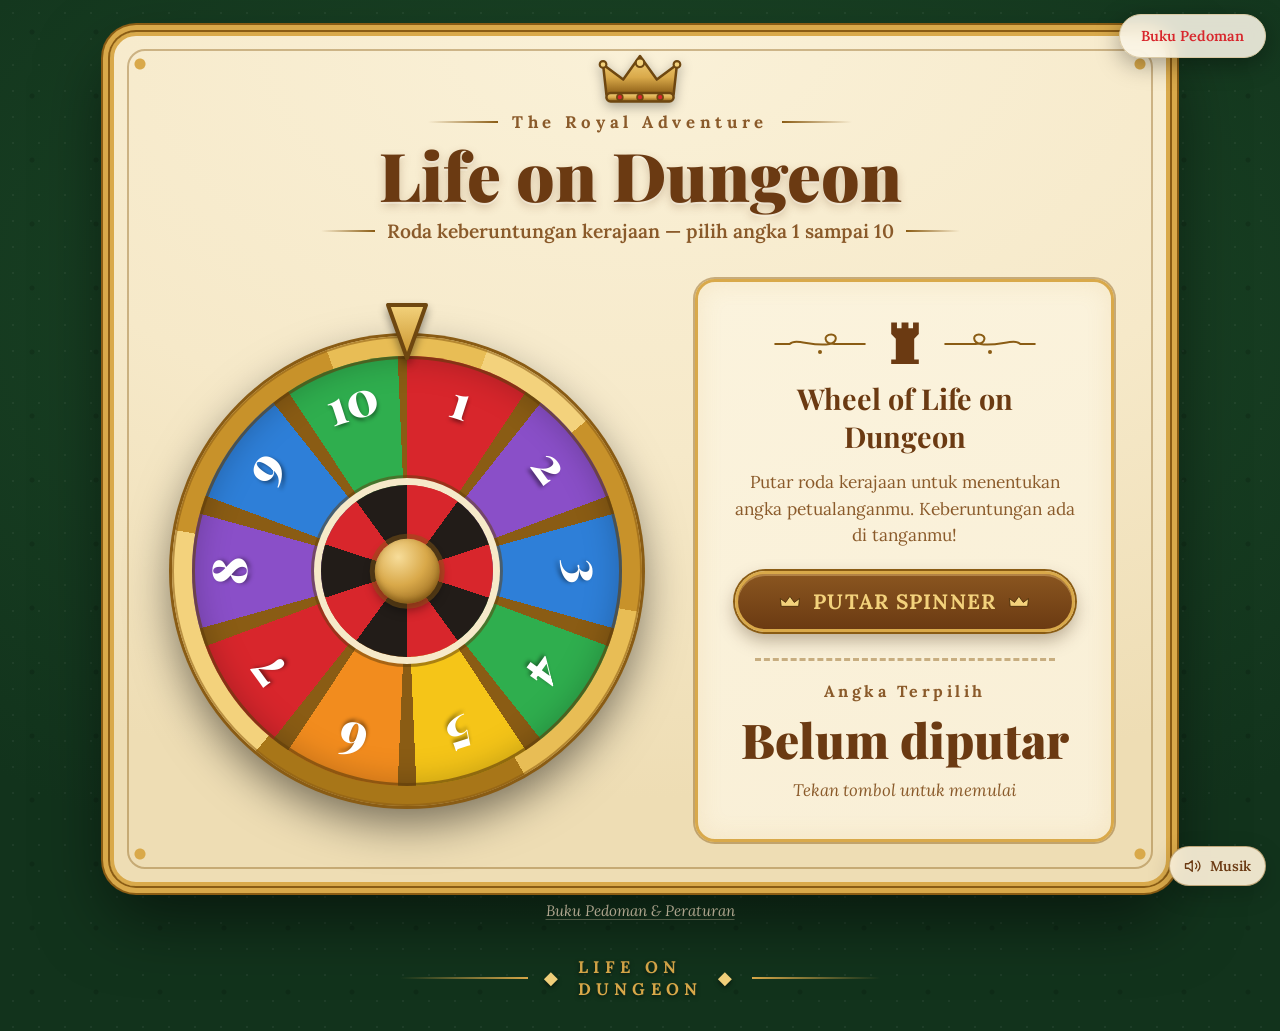
<file: index.html>
﻿<!DOCTYPE html>
<html lang="id">
<head>
<meta charset="UTF-8">
<meta name="viewport" content="width=device-width, initial-scale=1.0">
<title>Life on Dungeon &mdash; Roda Keberuntungan Kerajaan</title>
<link rel="preconnect" href="https://fonts.googleapis.com">
<link rel="preconnect" href="https://fonts.gstatic.com" crossorigin>
<link href="https://fonts.googleapis.com/css2?family=Playfair+Display:wght@700;900&family=Lora:wght@500;600;700&display=swap" rel="stylesheet">
<link rel="stylesheet" href="style.css">

</head>
<body>

  <nav class="floatnav solo" aria-label="Navigasi halaman">
    <a href="pedoman.html" class="nav-pedoman">Buku Pedoman</a>
  </nav>

  <main class="panel">
    <svg class="crown" viewBox="0 0 100 64" aria-hidden="true">
      <defs>
        <linearGradient id="goldG" x1="0" y1="0" x2="0" y2="1">
          <stop offset="0" stop-color="#f3d27c"/>
          <stop offset=".55" stop-color="#d9a94a"/>
          <stop offset="1" stop-color="#8a5c14"/>
        </linearGradient>
      </defs>
      <path d="M10 52 L6 16 L30 34 L50 6 L70 34 L94 16 L90 52 Z" fill="url(#goldG)" stroke="#6e4710" stroke-width="3" stroke-linejoin="round"/>
      <rect x="10" y="50" width="80" height="10" rx="5" fill="url(#goldG)" stroke="#6e4710" stroke-width="3"/>
      <circle cx="50" cy="14" r="5" fill="#f3d27c" stroke="#6e4710" stroke-width="2.5"/>
      <circle cx="6" cy="16" r="4" fill="#f3d27c" stroke="#6e4710" stroke-width="2.5"/>
      <circle cx="94" cy="16" r="4" fill="#f3d27c" stroke="#6e4710" stroke-width="2.5"/>
      <circle cx="26" cy="55" r="3.5" fill="#d8262c" stroke="#6e4710" stroke-width="2"/>
      <circle cx="50" cy="55" r="3.5" fill="#d8262c" stroke="#6e4710" stroke-width="2"/>
      <circle cx="74" cy="55" r="3.5" fill="#d8262c" stroke="#6e4710" stroke-width="2"/>
    </svg>

    <p class="rule-label">The Royal Adventure</p>
    <h1>Life on Dungeon</h1>
    <p class="subtitle">Roda keberuntungan kerajaan &mdash; pilih angka 1 sampai 10</p>

    <div class="content">
      <div class="wheel-wrap">
        <svg class="pointer" viewBox="0 0 52 62" aria-hidden="true">
          <defs>
            <linearGradient id="ptrG" x1="0" y1="0" x2="0" y2="1">
              <stop offset="0" stop-color="#f3d27c"/>
              <stop offset="1" stop-color="#c8922a"/>
            </linearGradient>
          </defs>
          <path d="M7 5 H45 L26 58 Z" fill="url(#ptrG)" stroke="#6e4710" stroke-width="4" stroke-linejoin="round"/>
        </svg>
        <div class="rim">
          <div class="wheel" id="wheel" role="img" aria-label="Roda berisi angka 1 sampai 10">
            <div class="inner-disc" id="innerDisc" aria-hidden="true"></div>
            <div class="hub" aria-hidden="true"></div>
          </div>
        </div>
      </div>

      <aside class="side-card">
        <div class="rook-row">
          <svg class="flourish" viewBox="0 0 120 40" fill="none" stroke="currentColor" stroke-width="2.5" stroke-linecap="round" aria-hidden="true">
            <path d="M116 20 H78 C64 20 64 8 74 8 C82 8 82 18 72 20 C50 24 30 12 22 20 H4"/>
            <circle cx="60" cy="30" r="2.5" fill="currentColor" stroke="none"/>
          </svg>
          <svg class="rook" viewBox="0 0 40 44" fill="currentColor" aria-hidden="true">
            <path d="M8 4 h5 v5 h4 V4 h6 v5 h4 V4 h5 v10 l-4 4 v18 h4 v4 H8 v-4 h4 V18 l-4 -4 Z"/>
          </svg>
          <svg class="flourish" viewBox="0 0 120 40" fill="none" stroke="currentColor" stroke-width="2.5" stroke-linecap="round" aria-hidden="true" style="transform: scaleX(-1)">
            <path d="M116 20 H78 C64 20 64 8 74 8 C82 8 82 18 72 20 C50 24 30 12 22 20 H4"/>
            <circle cx="60" cy="30" r="2.5" fill="currentColor" stroke="none"/>
          </svg>
        </div>

        <h2>Wheel of Life on Dungeon</h2>
        <p class="desc">Putar roda kerajaan untuk menentukan angka petualanganmu. Keberuntungan ada di tanganmu!</p>

        <button class="spin-btn" id="spinBtn">
          <svg viewBox="0 0 100 64" aria-hidden="true"><use href="#crownS"/><path d="M10 52 L6 16 L30 34 L50 6 L70 34 L94 16 L90 52 Z" fill="currentColor" stroke="#4a2c08" stroke-width="4" stroke-linejoin="round"/></svg>
          Putar Spinner
          <svg viewBox="0 0 100 64" aria-hidden="true"><path d="M10 52 L6 16 L30 34 L50 6 L70 34 L94 16 L90 52 Z" fill="currentColor" stroke="#4a2c08" stroke-width="4" stroke-linejoin="round"/></svg>
        </button>

        <hr class="divider">

        <p class="result-label">Angka Terpilih</p>
        <p class="result" id="verdict" role="status" aria-live="polite">Belum diputar</p>
        <p class="hint" id="hint">Tekan tombol untuk memulai</p>
      </aside>
    </div>
  </main>

  <p class="guide-link"><a href="pedoman.html">Buku Pedoman &amp; Peraturan</a></p>
  <footer class="site-footer"><span class="diamond">&#9670;</span> LIFE ON DUNGEON <span class="diamond">&#9670;</span></footer>

  <audio id="bgm" src="audio/backsound.mp3" loop preload="auto"></audio>
  <button type="button" class="bgm-toggle" id="bgmToggle" aria-pressed="true" aria-label="Matikan musik latar">Musik</button>

  <script src="script.js"></script>
  <script src="bgm.js"></script>
</body>
</html>
</file>
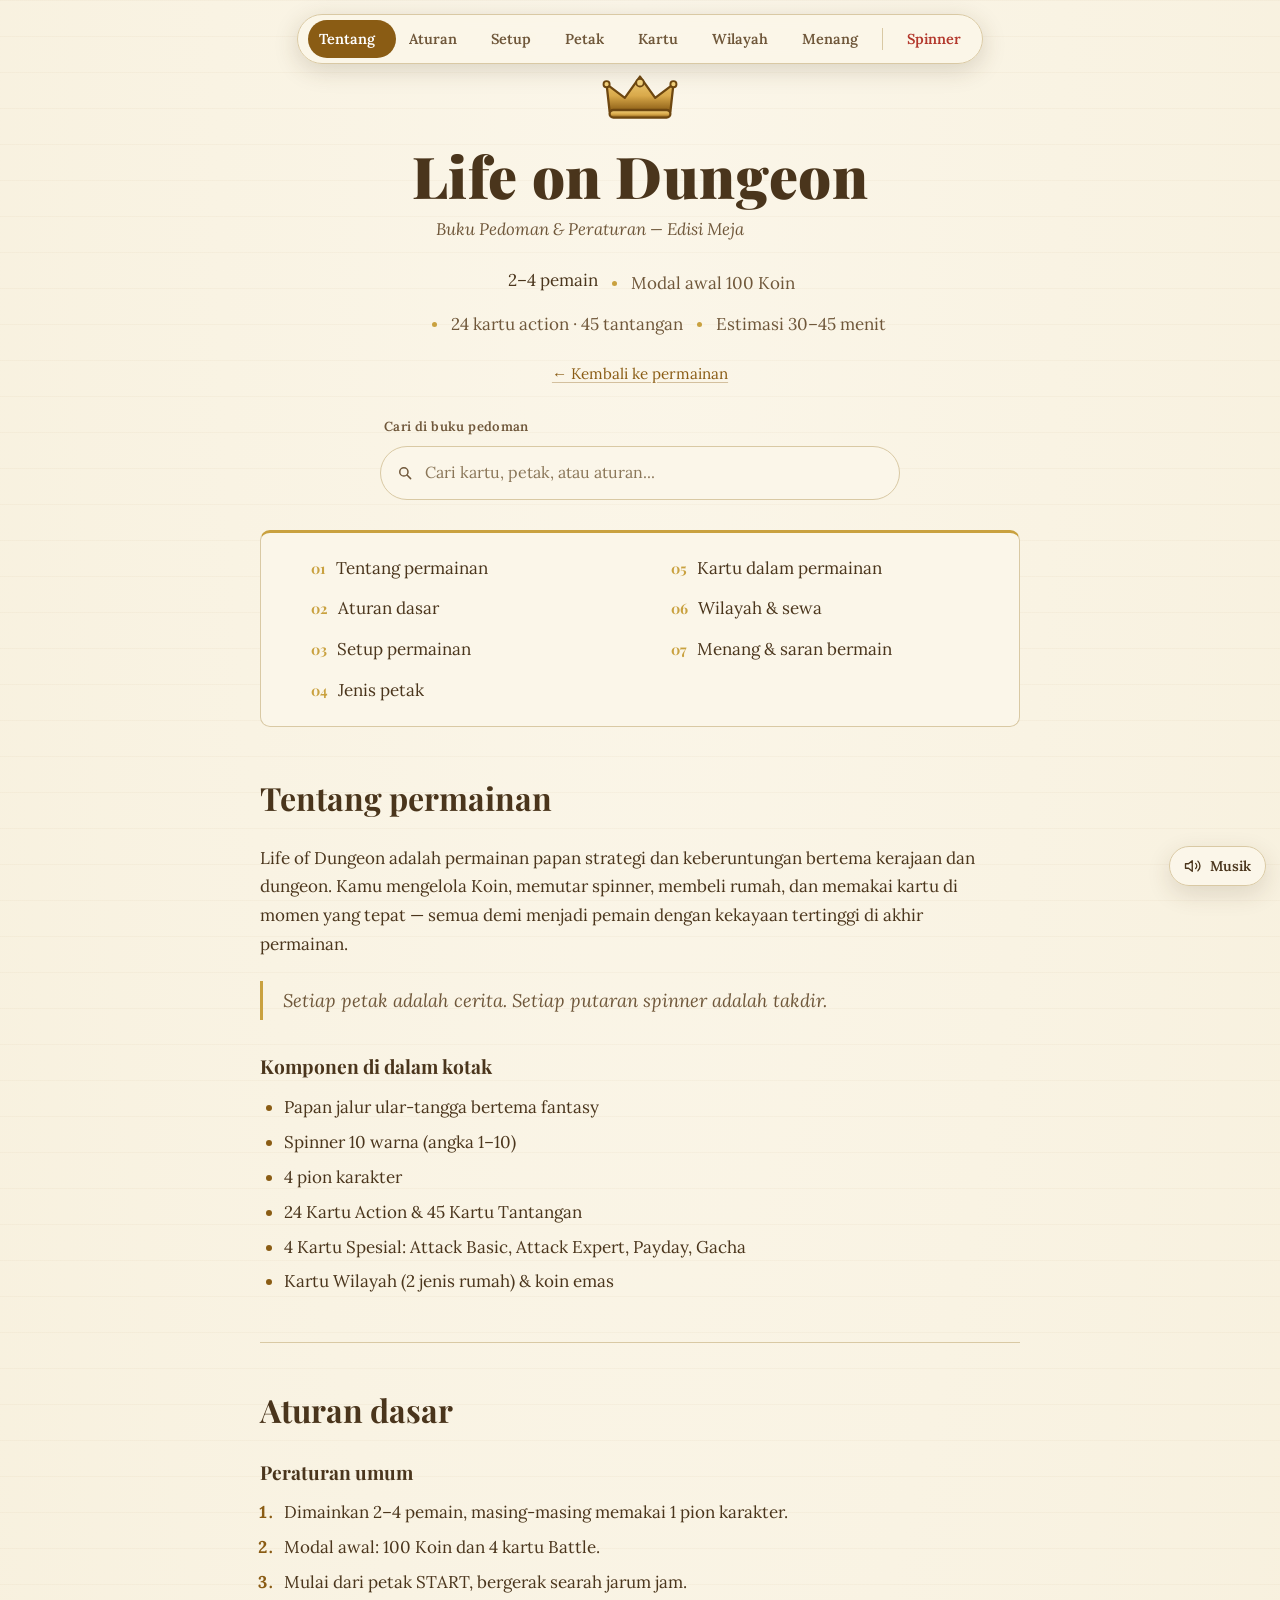
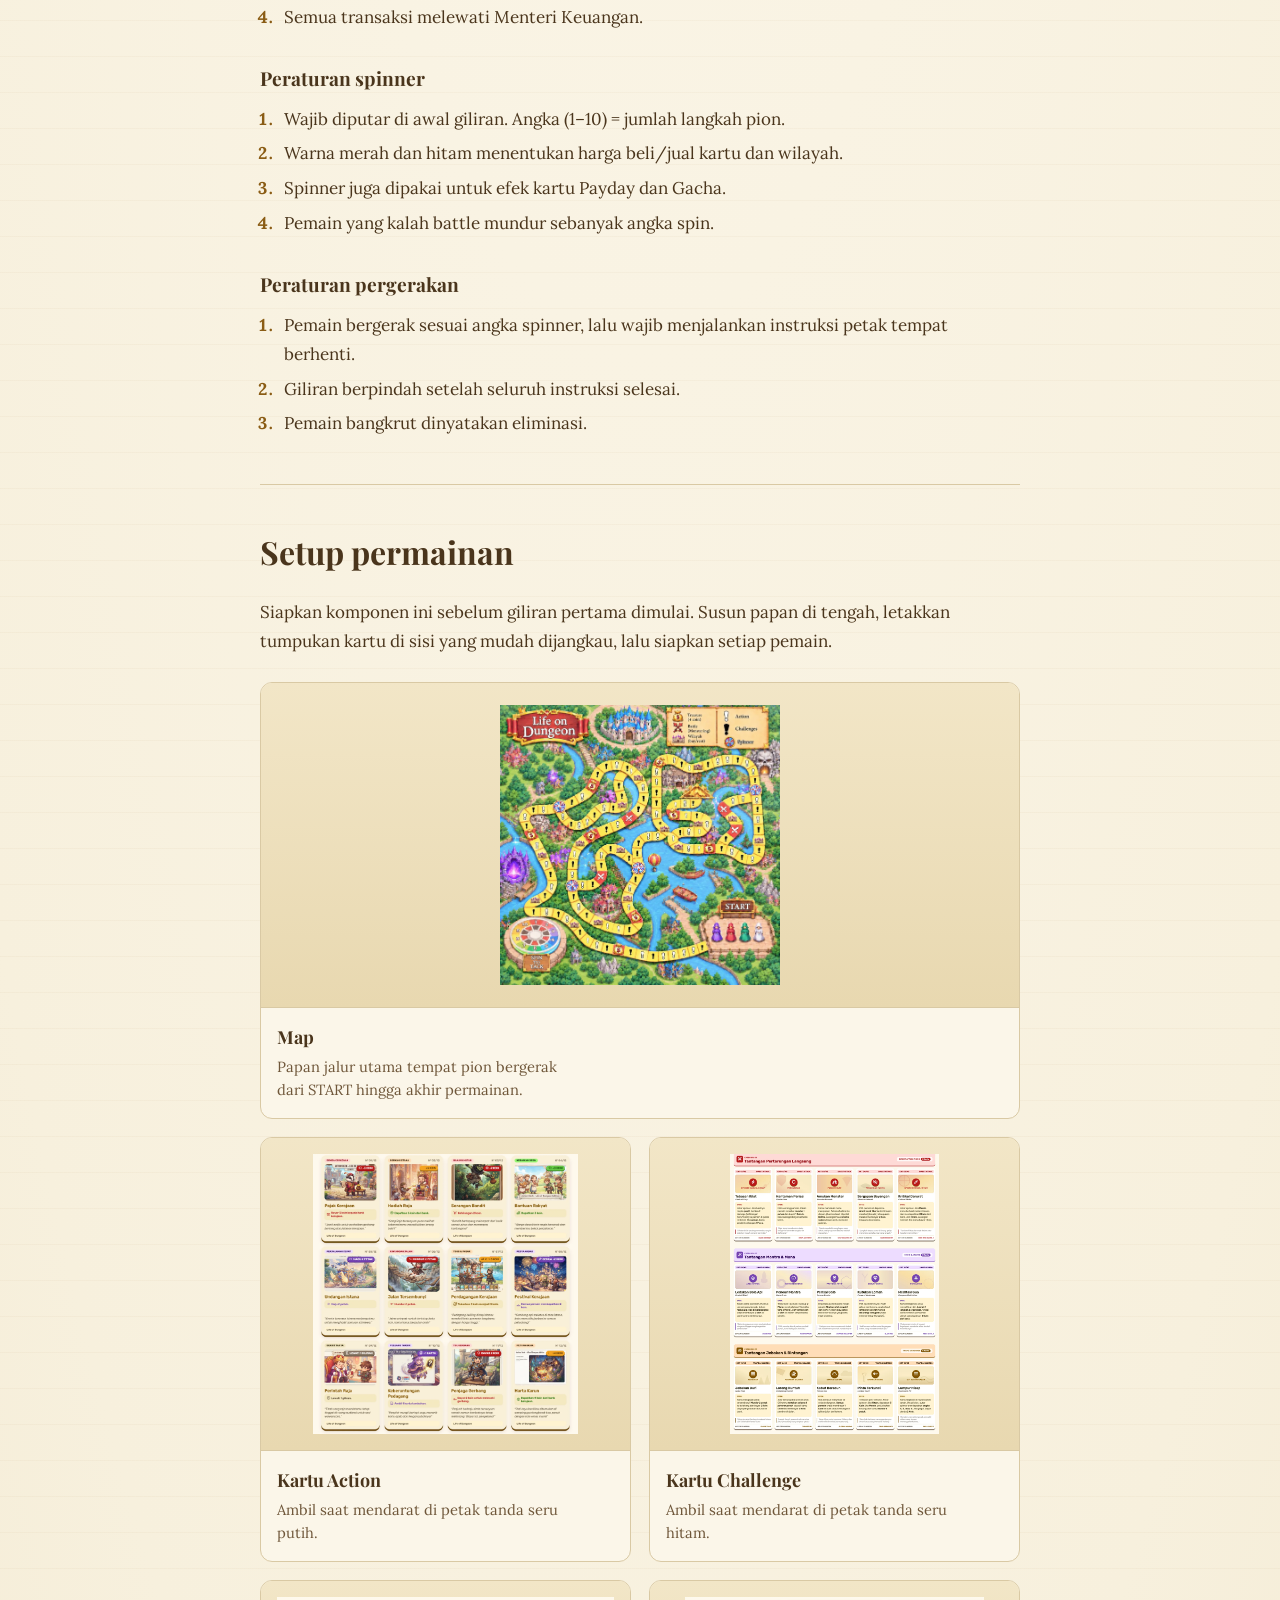
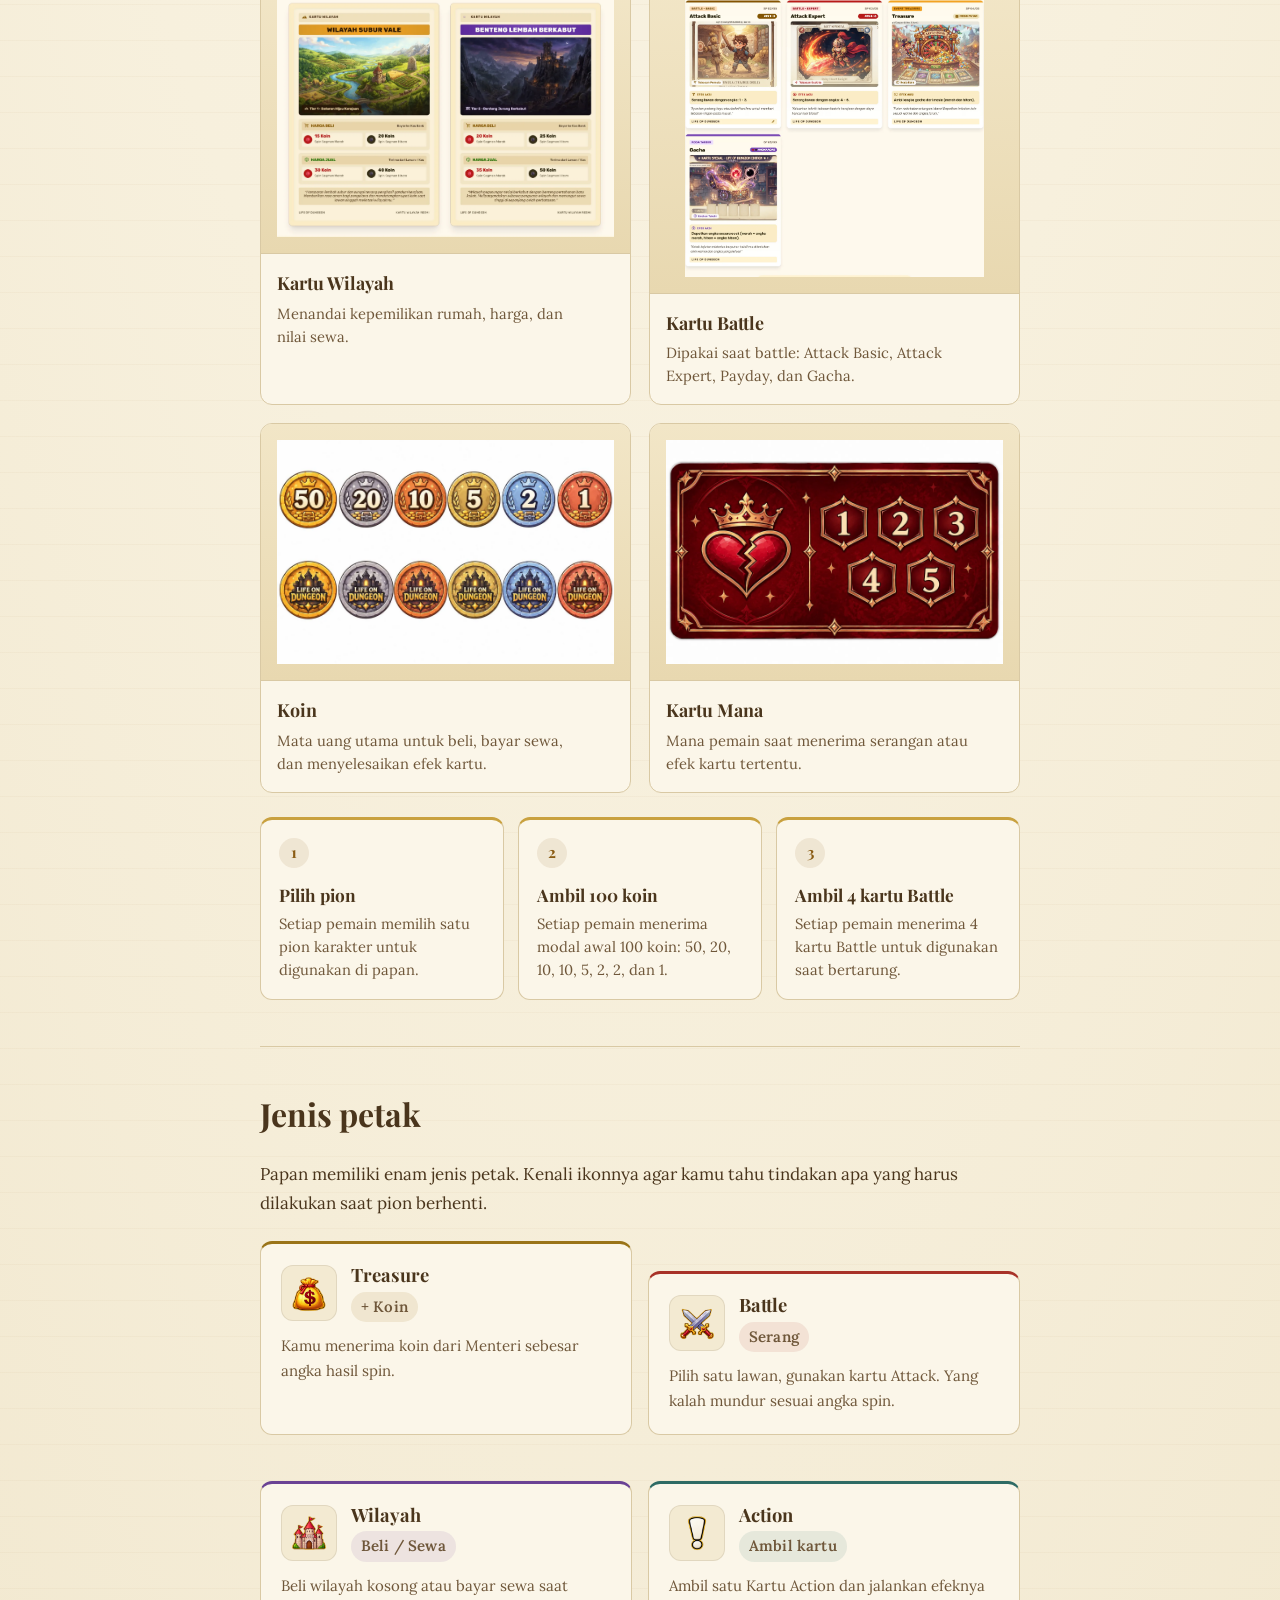
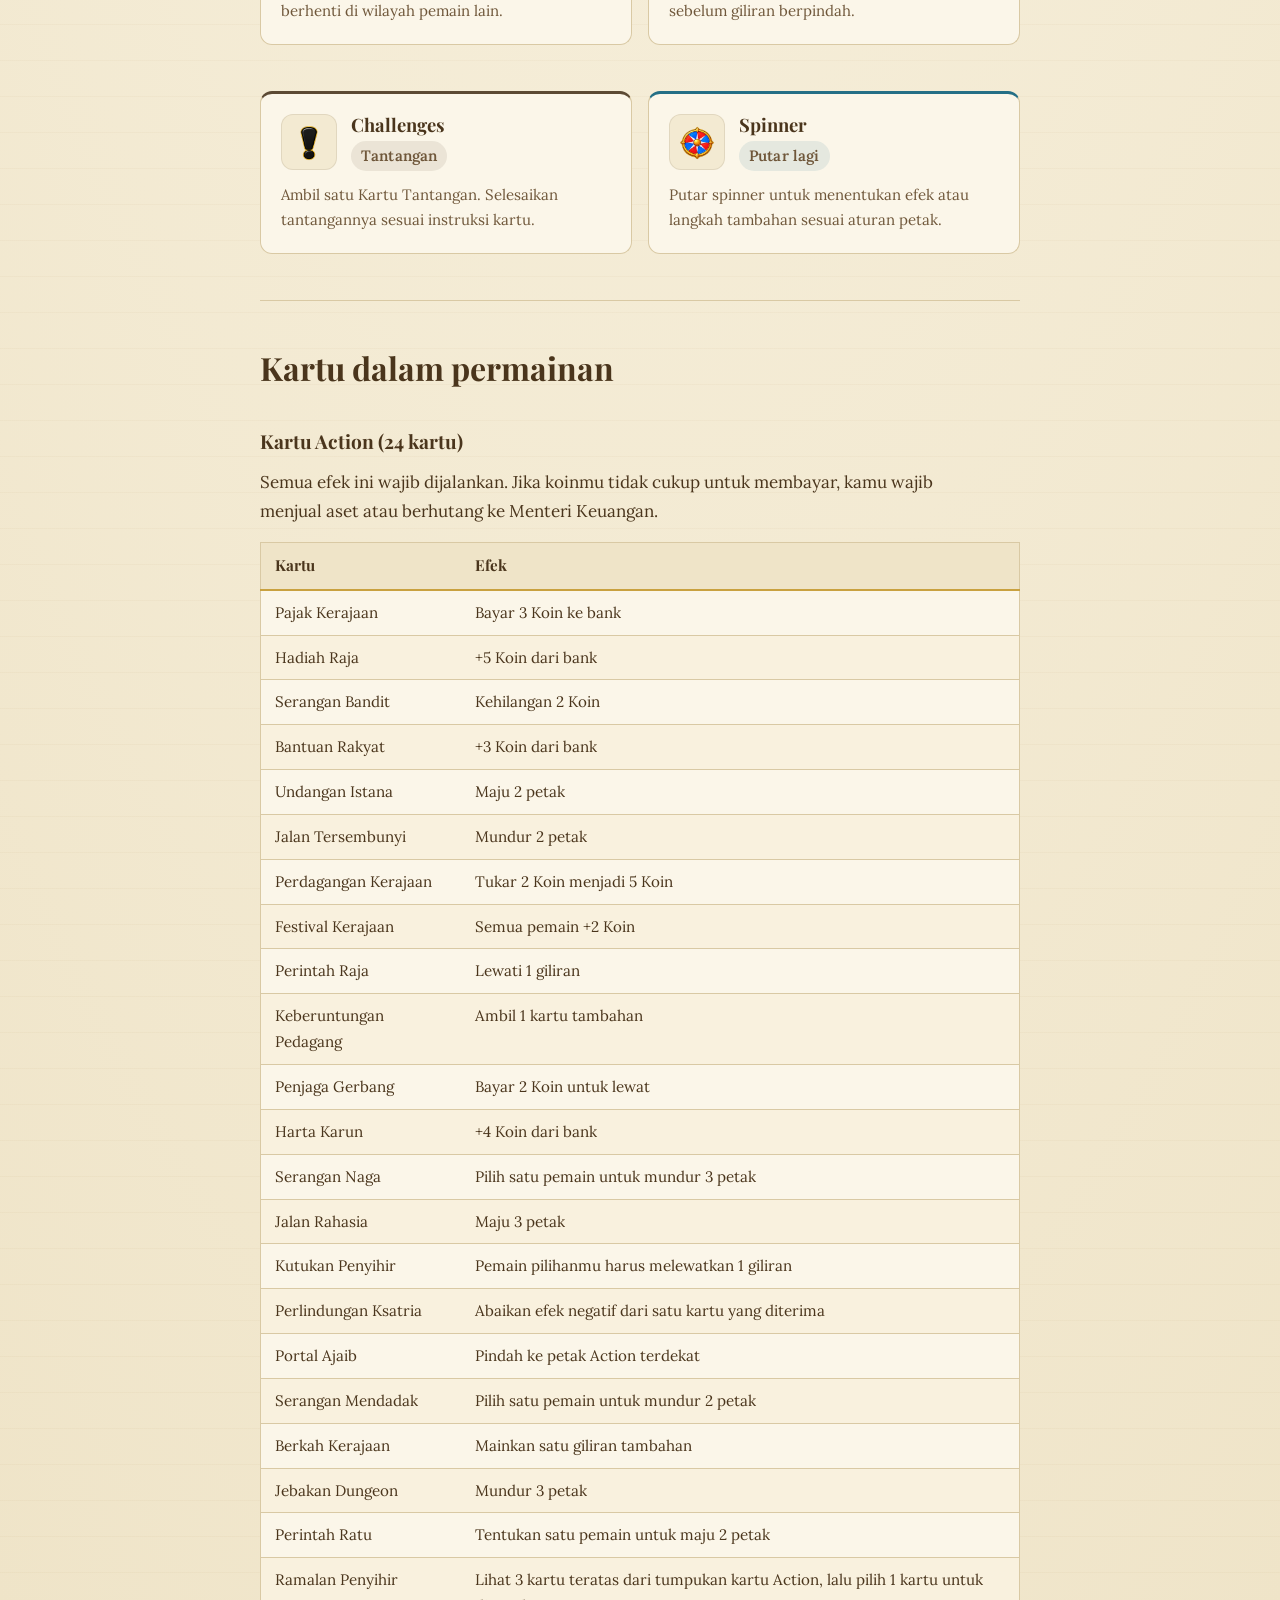
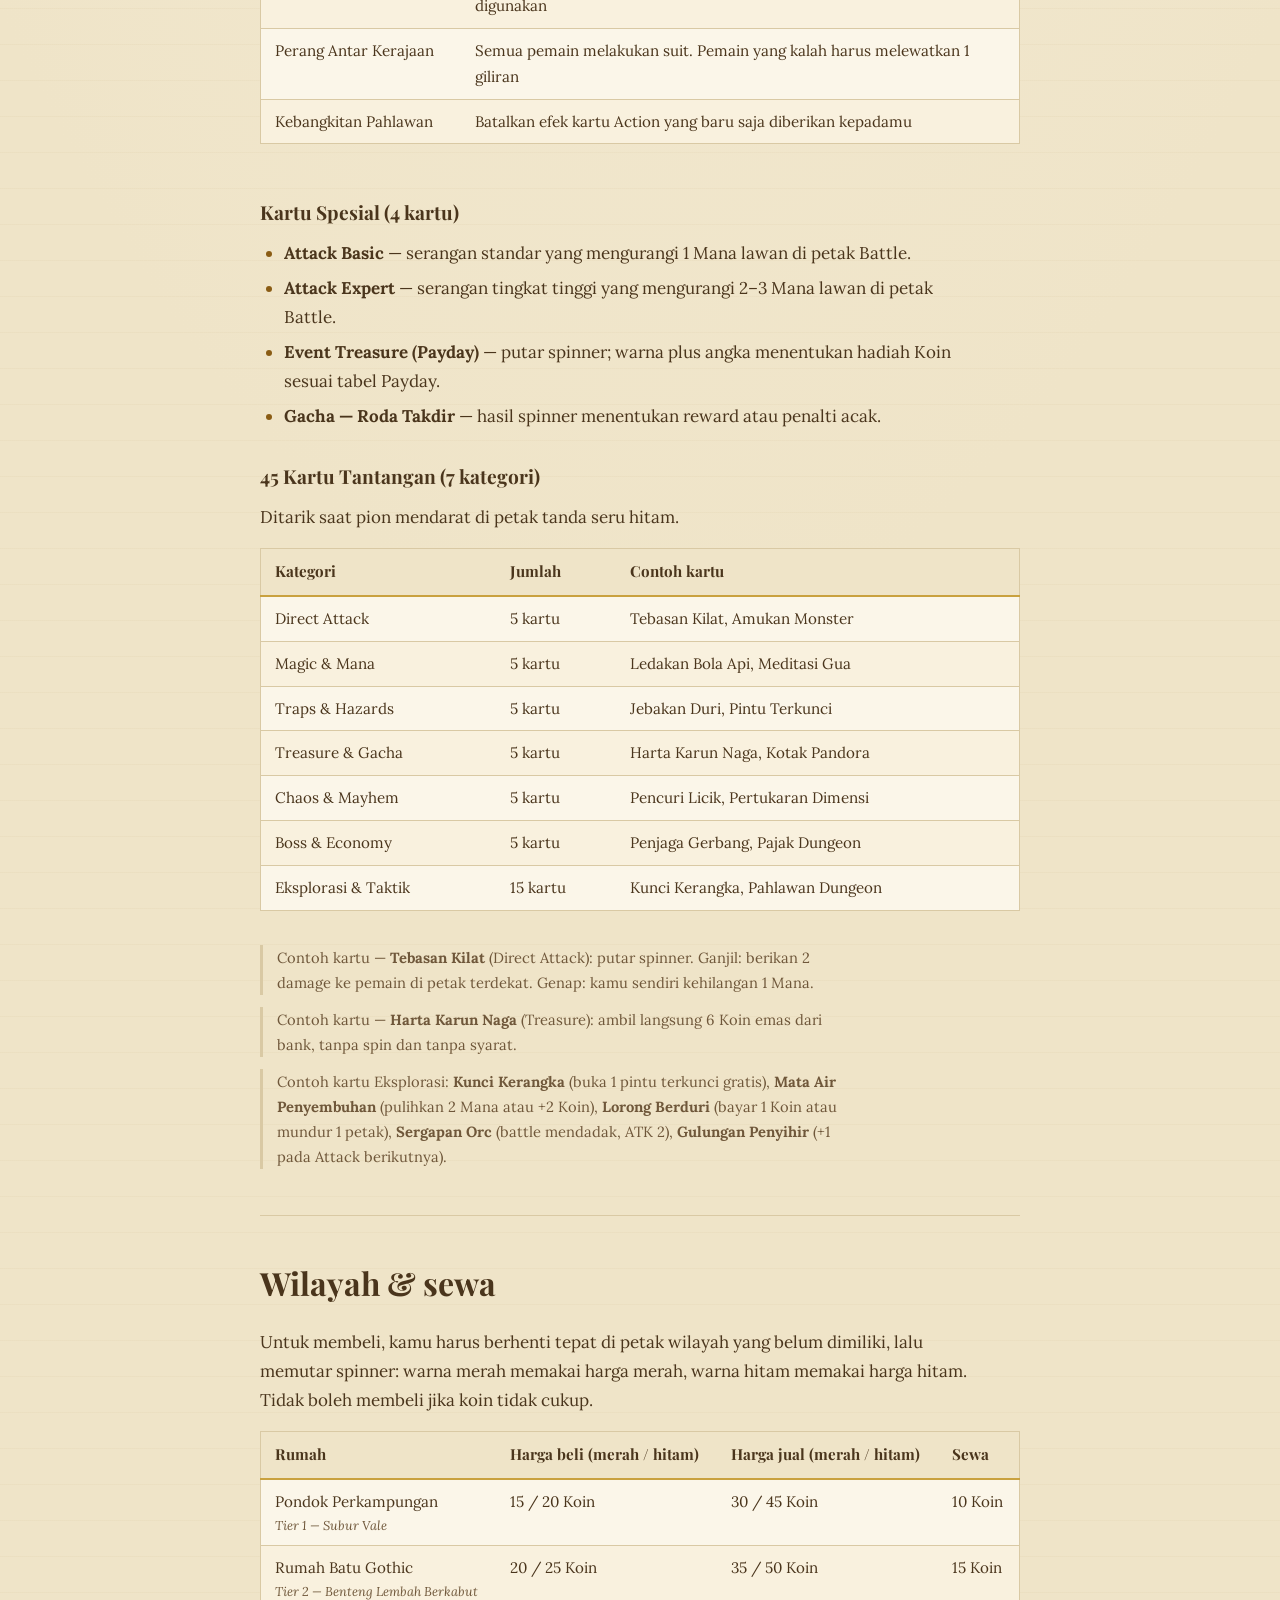
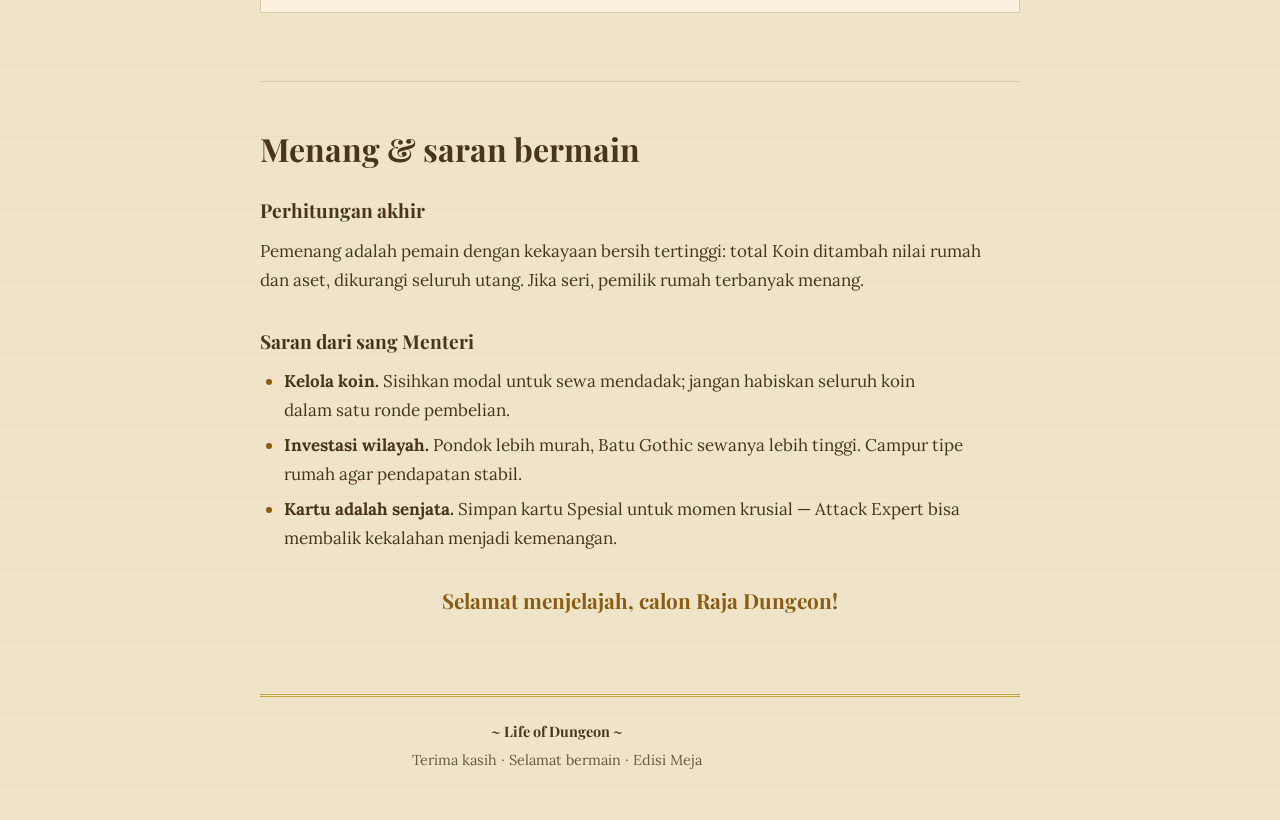
<file: pedoman.html>
﻿<!DOCTYPE html>
<html lang="id">
<head>
<meta charset="UTF-8">
<meta name="viewport" content="width=device-width, initial-scale=1.0">
<title>Buku Pedoman &mdash; Life on Dungeon</title>
<link rel="preconnect" href="https://fonts.googleapis.com">
<link rel="preconnect" href="https://fonts.gstatic.com" crossorigin>
<link href="https://fonts.googleapis.com/css2?family=Playfair+Display:wght@700;900&family=Lora:wght@400;500;600;700&display=swap" rel="stylesheet">
<link rel="stylesheet" href="pedoman.css">
</head>
<body>

<nav class="floatnav" aria-label="Navigasi bab">
  <div class="floatnav-fill" id="navFill" aria-hidden="true"></div>
  <div class="floatnav-scroll">
    <a href="#tentang">Tentang</a>
    <a href="#aturan">Aturan</a>
    <a href="#setup">Setup</a>
    <a href="#petak">Petak</a>
    <a href="#kartu">Kartu</a>
    <a href="#wilayah">Wilayah</a>
    <a href="#akhir">Menang</a>
  </div>
  <span class="floatnav-sep" aria-hidden="true"></span>
  <a href="index.html" class="nav-spinner">Spinner</a>
</nav>

<header class="masthead">
  <svg class="crown" viewBox="0 0 100 64" aria-hidden="true">
    <defs>
      <linearGradient id="goldG" x1="0" y1="0" x2="0" y2="1">
        <stop offset="0" stop-color="#f3d27c"/>
        <stop offset=".55" stop-color="#d9a94a"/>
        <stop offset="1" stop-color="#8a5c14"/>
      </linearGradient>
    </defs>
    <path d="M10 52 L6 16 L30 34 L50 6 L70 34 L94 16 L90 52 Z" fill="url(#goldG)" stroke="#6e4710" stroke-width="3" stroke-linejoin="round"/>
    <rect x="10" y="50" width="80" height="10" rx="5" fill="url(#goldG)" stroke="#6e4710" stroke-width="3"/>
    <circle cx="50" cy="14" r="5" fill="#f3d27c" stroke="#6e4710" stroke-width="2.5"/>
    <circle cx="6" cy="16" r="4" fill="#f3d27c" stroke="#6e4710" stroke-width="2.5"/>
    <circle cx="94" cy="16" r="4" fill="#f3d27c" stroke="#6e4710" stroke-width="2.5"/>
  </svg>
  <h1>Life on Dungeon</h1>
  <p class="edition">Buku Pedoman &amp; Peraturan &mdash; Edisi Meja</p>
  <ul class="factline">
    <li>2&ndash;4 pemain</li>
    <li>Modal awal 100 Koin</li>
    <li>24 kartu action &middot; 45 tantangan</li>
    <li>Estimasi 30&ndash;45 menit</li>
  </ul>
    <a class="back-link" href="index.html">&larr; Kembali ke permainan</a>

    <div class="search-wrap" role="search">
      <label class="search-label" for="ruleSearch">Cari di buku pedoman</label>
      <div class="search-field">
        <svg class="search-icon" viewBox="0 0 24 24" aria-hidden="true" fill="none" stroke="currentColor" stroke-width="2" stroke-linecap="round" stroke-linejoin="round">
          <circle cx="10.5" cy="10.5" r="5.5"/>
          <path d="M15 15l4.5 4.5"/>
        </svg>
        <input id="ruleSearch" class="search-input" type="search" placeholder="Cari kartu, petak, atau aturan..." autocomplete="off" spellcheck="false">
        <button type="button" class="search-clear" id="searchClear" aria-label="Hapus pencarian" hidden>
          <svg viewBox="0 0 24 24" aria-hidden="true" fill="none" stroke="currentColor" stroke-width="2" stroke-linecap="round">
            <path d="M6 6l12 12M18 6l-12 12"/>
          </svg>
        </button>
      </div>
      <p class="search-status" id="searchStatus" role="status" aria-live="polite"></p>
    </div>
  </header>

<nav class="toc" aria-label="Daftar isi">
  <ol>
    <li><a href="#tentang">Tentang permainan</a></li>
    <li><a href="#aturan">Aturan dasar</a></li>
    <li><a href="#setup">Setup permainan</a></li>
    <li><a href="#petak">Jenis petak</a></li>
    <li><a href="#kartu">Kartu dalam permainan</a></li>
    <li><a href="#wilayah">Wilayah &amp; sewa</a></li>
    <li><a href="#akhir">Menang &amp; saran bermain</a></li>
  </ol>
</nav>

<main class="book">

  <section id="tentang">
    <h2>Tentang permainan</h2>
    <p>Life of Dungeon adalah permainan papan strategi dan keberuntungan bertema kerajaan dan dungeon. Kamu mengelola Koin, memutar spinner, membeli rumah, dan memakai kartu di momen yang tepat &mdash; semua demi menjadi pemain dengan kekayaan tertinggi di akhir permainan.</p>
    <blockquote>Setiap petak adalah cerita. Setiap putaran spinner adalah takdir.</blockquote>
    <h3>Komponen di dalam kotak</h3>
    <ul class="komponen">
      <li>Papan jalur ular-tangga bertema fantasy</li>
      <li>Spinner 10 warna (angka 1&ndash;10)</li>
      <li>4 pion karakter</li>
      <li>24 Kartu Action &amp; 45 Kartu Tantangan</li>
      <li>4 Kartu Spesial: Attack Basic, Attack Expert, Payday, Gacha</li>
      <li>Kartu Wilayah (2 jenis rumah) &amp; koin emas</li>
    </ul>
  </section>

  <section id="aturan">
    <h2>Aturan dasar</h2>

    <article>
      <h3>Peraturan umum</h3>
      <ol>
        <li>Dimainkan 2&ndash;4 pemain, masing-masing memakai 1 pion karakter.</li>
        <li>Modal awal: 100 Koin dan 4 kartu Battle.</li>
        <li>Mulai dari petak START, bergerak searah jarum jam.</li>
        <li>Semua transaksi melewati Menteri Keuangan.</li>
      </ol>
    </article>

    <article>
      <h3>Peraturan spinner</h3>
      <ol>
        <li>Wajib diputar di awal giliran. Angka (1&ndash;10) = jumlah langkah pion.</li>
        <li>Warna merah dan hitam menentukan harga beli/jual kartu dan wilayah.</li>
        <li>Spinner juga dipakai untuk efek kartu Payday dan Gacha.</li>
        <li>Pemain yang kalah battle mundur sebanyak angka spin.</li>
      </ol>
    </article>

    <article>
      <h3>Peraturan pergerakan</h3>
      <ol>
        <li>Pemain bergerak sesuai angka spinner, lalu wajib menjalankan instruksi petak tempat berhenti.</li>
        <li>Giliran berpindah setelah seluruh instruksi selesai.</li>
        <li>Pemain bangkrut dinyatakan eliminasi.</li>
      </ol>
    </article>
  </section>

  <section id="setup">
    <h2>Setup permainan</h2>
    <p>Siapkan komponen ini sebelum giliran pertama dimulai. Susun papan di tengah, letakkan tumpukan kartu di sisi yang mudah dijangkau, lalu siapkan setiap pemain.</p>

    <div class="setup-grid">
      <figure class="setup-item setup-map">
        <div class="setup-media">
          <img src="images/papan permainan.webp" alt="Papan permainan Life of Dungeon" loading="lazy">
        </div>
        <figcaption>
          <span class="setup-name">Map</span>
          <span class="setup-desc">Papan jalur utama tempat pion bergerak dari START hingga akhir permainan.</span>
        </figcaption>
      </figure>

      <figure class="setup-item">
        <div class="setup-media"><img src="images/kartu action1.webp" alt="Contoh kartu Action" loading="lazy"></div>
        <figcaption>
          <span class="setup-name">Kartu Action</span>
          <span class="setup-desc">Ambil saat mendarat di petak tanda seru putih.</span>
        </figcaption>
      </figure>

      <figure class="setup-item">
        <div class="setup-media">
          <img src="images/kartu tantangan1.webp" alt="Contoh kartu Tantangan" loading="lazy">
        </div>
        <figcaption>
          <span class="setup-name">Kartu Challenge</span>
          <span class="setup-desc">Ambil saat mendarat di petak tanda seru hitam.</span>
        </figcaption>
      </figure>

      <figure class="setup-item">
        <div class="setup-media"><img src="images/kartu wilayah.webp" alt="Kartu Wilayah" loading="lazy"></div>
        <figcaption>
          <span class="setup-name">Kartu Wilayah</span>
          <span class="setup-desc">Menandai kepemilikan rumah, harga, dan nilai sewa.</span>
        </figcaption>
      </figure>

      <figure class="setup-item">
        <div class="setup-media"><img src="images/kartu_spesial.webp" alt="Kartu Battle dan kartu spesial" loading="lazy"></div>
        <figcaption>
          <span class="setup-name">Kartu Battle</span>
          <span class="setup-desc">Dipakai saat battle: Attack Basic, Attack Expert, Payday, dan Gacha.</span>
        </figcaption>
      </figure>

      <figure class="setup-item">
        <div class="setup-media"><img src="images/desain koin.webp" alt="Koin permainan" loading="lazy"></div>
        <figcaption>
          <span class="setup-name">Koin</span>
          <span class="setup-desc">Mata uang utama untuk beli, bayar sewa, dan menyelesaikan efek kartu.</span>
        </figcaption>
      </figure>

      <figure class="setup-item">
        <div class="setup-media"><img src="images/kartu mana depan.webp" alt="Kartu Mana" loading="lazy"></div>
        <figcaption>
          <span class="setup-name">Kartu Mana</span>
          <span class="setup-desc">Mana pemain saat menerima serangan atau efek kartu tertentu.</span>
        </figcaption>
      </figure>
    </div>

    <ol class="setup-steps">
      <li>
        <span class="setup-step-title">Pilih pion</span>
        <span class="setup-step-desc">Setiap pemain memilih satu pion karakter untuk digunakan di papan.</span>
      </li>
      <li>
        <span class="setup-step-title">Ambil 100 koin</span>
        <span class="setup-step-desc">Setiap pemain menerima modal awal 100 koin: 50, 20, 10, 10, 5, 2, 2, dan 1.</span>
      </li>
      <li>
        <span class="setup-step-title">Ambil 4 kartu Battle</span>
        <span class="setup-step-desc">Setiap pemain menerima 4 kartu Battle untuk digunakan saat bertarung.</span>
      </li>
    </ol>
  </section>

  <section id="petak">
    <h2>Jenis petak</h2>
    <p>Papan memiliki enam jenis petak. Kenali ikonnya agar kamu tahu tindakan apa yang harus dilakukan saat pion berhenti.</p>

    <div class="petak-grid">
      <article class="petak petak-gold">
        <div class="petak-head">
          <span class="petak-icon petak-icon-treasure" aria-hidden="true"></span>
          <div>
            <h3>Treasure</h3>
            <p class="tag">+ Koin</p>
          </div>
        </div>
        <p>Kamu menerima koin dari Menteri sebesar angka hasil spin.</p>
      </article>

      <article class="petak petak-red">
        <div class="petak-head">
          <span class="petak-icon petak-icon-battle" aria-hidden="true"></span>
          <div>
            <h3>Battle</h3>
            <p class="tag">Serang</p>
          </div>
        </div>
        <p>Pilih satu lawan, gunakan kartu Attack. Yang kalah mundur sesuai angka spin.</p>
      </article>

      <article class="petak petak-purple">
        <div class="petak-head">
          <span class="petak-icon petak-icon-wilayah" aria-hidden="true"></span>
          <div>
            <h3>Wilayah</h3>
            <p class="tag">Beli / Sewa</p>
          </div>
        </div>
        <p>Beli wilayah kosong atau bayar sewa saat berhenti di wilayah pemain lain.</p>
      </article>

      <article class="petak petak-card">
        <div class="petak-head">
          <span class="petak-icon petak-icon-action" aria-hidden="true"></span>
          <div>
            <h3>Action</h3>
            <p class="tag">Ambil kartu</p>
          </div>
        </div>
        <p>Ambil satu Kartu Action dan jalankan efeknya sebelum giliran berpindah.</p>
      </article>

      <article class="petak petak-dark">
        <div class="petak-head">
          <span class="petak-icon petak-icon-challenge" aria-hidden="true"></span>
          <div>
            <h3>Challenges</h3>
            <p class="tag">Tantangan</p>
          </div>
        </div>
        <p>Ambil satu Kartu Tantangan. Selesaikan tantangannya sesuai instruksi kartu.</p>
      </article>

      <article class="petak petak-teal">
        <div class="petak-head">
          <span class="petak-icon petak-icon-spinner" aria-hidden="true"></span>
          <div>
            <h3>Spinner</h3>
            <p class="tag">Putar lagi</p>
          </div>
        </div>
        <p>Putar spinner untuk menentukan efek atau langkah tambahan sesuai aturan petak.</p>
      </article>
    </div>
  </section>

  <section id="kartu">
    <h2>Kartu dalam permainan</h2>

    <h3>Kartu Action (24 kartu)</h3>
    <p>Semua efek ini wajib dijalankan. Jika koinmu tidak cukup untuk membayar, kamu wajib menjual aset atau berhutang ke Menteri Keuangan.</p>
    <div class="table-wrap"><table>
      <thead>
        <tr><th scope="col">Kartu</th><th scope="col">Efek</th></tr>
      </thead>
      <tbody>
        <tr><td>Pajak Kerajaan</td><td>Bayar 3 Koin ke bank</td></tr>
        <tr><td>Hadiah Raja</td><td>+5 Koin dari bank</td></tr>
        <tr><td>Serangan Bandit</td><td>Kehilangan 2 Koin</td></tr>
        <tr><td>Bantuan Rakyat</td><td>+3 Koin dari bank</td></tr>
        <tr><td>Undangan Istana</td><td>Maju 2 petak</td></tr>
        <tr><td>Jalan Tersembunyi</td><td>Mundur 2 petak</td></tr>
        <tr><td>Perdagangan Kerajaan</td><td>Tukar 2 Koin menjadi 5 Koin</td></tr>
        <tr><td>Festival Kerajaan</td><td>Semua pemain +2 Koin</td></tr>
        <tr><td>Perintah Raja</td><td>Lewati 1 giliran</td></tr>
        <tr><td>Keberuntungan Pedagang</td><td>Ambil 1 kartu tambahan</td></tr>
        <tr><td>Penjaga Gerbang</td><td>Bayar 2 Koin untuk lewat</td></tr>
        <tr><td>Harta Karun</td><td>+4 Koin dari bank</td></tr>
        <tr><td>Serangan Naga</td><td>Pilih satu pemain untuk mundur 3 petak</td></tr>
        <tr><td>Jalan Rahasia</td><td>Maju 3 petak</td></tr>
        <tr><td>Kutukan Penyihir</td><td>Pemain pilihanmu harus melewatkan 1 giliran</td></tr>
        <tr><td>Perlindungan Ksatria</td><td>Abaikan efek negatif dari satu kartu yang diterima</td></tr>
        <tr><td>Portal Ajaib</td><td>Pindah ke petak Action terdekat</td></tr>
        <tr><td>Serangan Mendadak</td><td>Pilih satu pemain untuk mundur 2 petak</td></tr>
        <tr><td>Berkah Kerajaan</td><td>Mainkan satu giliran tambahan</td></tr>
        <tr><td>Jebakan Dungeon</td><td>Mundur 3 petak</td></tr>
        <tr><td>Perintah Ratu</td><td>Tentukan satu pemain untuk maju 2 petak</td></tr>
        <tr><td>Ramalan Penyihir</td><td>Lihat 3 kartu teratas dari tumpukan kartu Action, lalu pilih 1 kartu untuk digunakan</td></tr>
        <tr><td>Perang Antar Kerajaan</td><td>Semua pemain melakukan suit. Pemain yang kalah harus melewatkan 1 giliran</td></tr>
        <tr><td>Kebangkitan Pahlawan</td><td>Batalkan efek kartu Action yang baru saja diberikan kepadamu</td></tr>
      </tbody>
    </table></div>

    <h3>Kartu Spesial (4 kartu)</h3>
    <ul class="spesial">
      <li><strong>Attack Basic</strong> &mdash; serangan standar yang mengurangi 1 Mana lawan di petak Battle.</li>
      <li><strong>Attack Expert</strong> &mdash; serangan tingkat tinggi yang mengurangi 2&ndash;3 Mana lawan di petak Battle.</li>
      <li><strong>Event Treasure (Payday)</strong> &mdash; putar spinner; warna plus angka menentukan hadiah Koin sesuai tabel Payday.</li>
      <li><strong>Gacha &mdash; Roda Takdir</strong> &mdash; hasil spinner menentukan reward atau penalti acak.</li>
    </ul>

    <h3>45 Kartu Tantangan (7 kategori)</h3>
    <p>Ditarik saat pion mendarat di petak tanda seru hitam.</p>
    <div class="table-wrap"><table>
      <thead>
        <tr><th scope="col">Kategori</th><th scope="col">Jumlah</th><th scope="col">Contoh kartu</th></tr>
      </thead>
      <tbody>
        <tr><td>Direct Attack</td><td>5 kartu</td><td>Tebasan Kilat, Amukan Monster</td></tr>
        <tr><td>Magic &amp; Mana</td><td>5 kartu</td><td>Ledakan Bola Api, Meditasi Gua</td></tr>
        <tr><td>Traps &amp; Hazards</td><td>5 kartu</td><td>Jebakan Duri, Pintu Terkunci</td></tr>
        <tr><td>Treasure &amp; Gacha</td><td>5 kartu</td><td>Harta Karun Naga, Kotak Pandora</td></tr>
        <tr><td>Chaos &amp; Mayhem</td><td>5 kartu</td><td>Pencuri Licik, Pertukaran Dimensi</td></tr>
        <tr><td>Boss &amp; Economy</td><td>5 kartu</td><td>Penjaga Gerbang, Pajak Dungeon</td></tr>
        <tr><td>Eksplorasi &amp; Taktik</td><td>15 kartu</td><td>Kunci Kerangka, Pahlawan Dungeon</td></tr>
      </tbody>
    </table></div>
    <p class="contoh">Contoh kartu &mdash; <strong>Tebasan Kilat</strong> (Direct Attack): putar spinner. Ganjil: berikan 2 damage ke pemain di petak terdekat. Genap: kamu sendiri kehilangan 1 Mana.</p>
    <p class="contoh">Contoh kartu &mdash; <strong>Harta Karun Naga</strong> (Treasure): ambil langsung 6 Koin emas dari bank, tanpa spin dan tanpa syarat.</p>
    <p class="contoh">Contoh kartu Eksplorasi: <strong>Kunci Kerangka</strong> (buka 1 pintu terkunci gratis), <strong>Mata Air Penyembuhan</strong> (pulihkan 2 Mana atau +2 Koin), <strong>Lorong Berduri</strong> (bayar 1 Koin atau mundur 1 petak), <strong>Sergapan Orc</strong> (battle mendadak, ATK 2), <strong>Gulungan Penyihir</strong> (+1 pada Attack berikutnya).</p>
  </section>

  <section id="wilayah">
    <h2>Wilayah &amp; sewa</h2>
    <p>Untuk membeli, kamu harus berhenti tepat di petak wilayah yang belum dimiliki, lalu memutar spinner: warna merah memakai harga merah, warna hitam memakai harga hitam. Tidak boleh membeli jika koin tidak cukup.</p>
    <div class="table-wrap"><table>
      <thead>
        <tr><th scope="col">Rumah</th><th scope="col">Harga beli (merah / hitam)</th><th scope="col">Harga jual (merah / hitam)</th><th scope="col">Sewa</th></tr>
      </thead>
      <tbody>
        <tr><td>Pondok Perkampungan <span class="tier">Tier 1 &mdash; Subur Vale</span></td><td>15 / 20 Koin</td><td>30 / 45 Koin</td><td>10 Koin</td></tr>
        <tr><td>Rumah Batu Gothic <span class="tier">Tier 2 &mdash; Benteng Lembah Berkabut</span></td><td>20 / 25 Koin</td><td>35 / 50 Koin</td><td>15 Koin</td></tr>
      </tbody>
    </table></div>
  </section>

  <section id="akhir">
    <h2>Menang &amp; saran bermain</h2>
    <article>
      <h3>Perhitungan akhir</h3>
      <p>Pemenang adalah pemain dengan kekayaan bersih tertinggi: total Koin ditambah nilai rumah dan aset, dikurangi seluruh utang. Jika seri, pemilik rumah terbanyak menang.</p>
    </article>
    <article>
      <h3>Saran dari sang Menteri</h3>
      <ul>
        <li><strong>Kelola koin.</strong> Sisihkan modal untuk sewa mendadak; jangan habiskan seluruh koin dalam satu ronde pembelian.</li>
        <li><strong>Investasi wilayah.</strong> Pondok lebih murah, Batu Gothic sewanya lebih tinggi. Campur tipe rumah agar pendapatan stabil.</li>
        <li><strong>Kartu adalah senjata.</strong> Simpan kartu Spesial untuk momen krusial &mdash; Attack Expert bisa membalik kekalahan menjadi kemenangan.</li>
      </ul>
    </article>
    <p class="closing">Selamat menjelajah, calon Raja Dungeon!</p>
  </section>

</main>

<footer class="colophon">
  <p>~ Life of Dungeon ~</p>
  <p>Terima kasih &middot; Selamat bermain &middot; Edisi Meja</p>
</footer>

  <audio id="bgm" src="audio/backsound.mp3" loop preload="auto"></audio>
  <button type="button" class="bgm-toggle" id="bgmToggle" aria-pressed="true" aria-label="Matikan musik latar">Musik</button>

  <script src="bgm.js"></script>
  <script>
  (function () {
    var nav = document.querySelector('.floatnav');
    var fill = document.getElementById('navFill');
    var scroller = nav.querySelector('.floatnav-scroll');
    var links = Array.prototype.slice.call(nav.querySelectorAll('a[href^="#"]'));
    var sections = links.map(function (a) {
      return document.getElementById(a.getAttribute('href').slice(1));
    });

    function setFill(link) {
      var max = scroller.clientWidth;
      var left = scroller.offsetLeft + link.offsetLeft - scroller.scrollLeft;
      var width = link.offsetWidth;
      var visible = Math.max(left, scroller.offsetLeft);
      var visibleEnd = Math.min(left + width, scroller.offsetLeft + max);
      fill.style.left = Math.max(visible, scroller.offsetLeft) + 'px';
      fill.style.width = Math.max(0, visibleEnd - visible) + 'px';
    }

    var smooth = window.matchMedia('(prefers-reduced-motion: reduce)').matches ? 'auto' : 'smooth';
    function centerLink(link) {
      var target = link.offsetLeft - (scroller.clientWidth - link.offsetWidth) / 2;
      scroller.scrollTo({ left: Math.max(0, target), behavior: smooth });
    }

    function update() {
      var visibleLinks = links.filter(function (a) { return !a.hidden; });
      var visibleSections = sections.filter(function (s) { return s && !s.hidden; });
      if (!visibleLinks.length || !visibleSections.length) {
        fill.style.width = '0px';
        return;
      }
      var pos = window.scrollY + 130;
      var current = visibleSections[0];
      for (var i = 0; i < visibleSections.length; i++) {
        if (visibleSections[i].offsetTop <= pos) current = visibleSections[i];
      }
      var idx = sections.indexOf(current);
      links.forEach(function (a, i) { a.classList.toggle('active', i === idx); });
      if (links[idx] && !links[idx].hidden) {
        setFill(links[idx]);
        centerLink(links[idx]);
      }
    }

    window.addEventListener('scroll', update, { passive: true });
    window.addEventListener('resize', update);
    window.addEventListener('load', update);
    scroller.addEventListener('scroll', function () {
      var active = nav.querySelector('a.active');
      if (active) setFill(active);
    }, { passive: true });

    var searchInput = document.getElementById('ruleSearch');
    var searchClear = document.getElementById('searchClear');
    var searchStatus = document.getElementById('searchStatus');
    var toc = document.querySelector('.toc');
    var book = document.querySelector('.book');
    var tocLinks = Array.prototype.slice.call(toc.querySelectorAll('a[href^="#"]'));
    var emptyMsg = document.createElement('p');
    emptyMsg.className = 'search-empty';
    emptyMsg.hidden = true;
    emptyMsg.innerHTML = '<strong>Tidak ada hasil</strong>Coba kata lain, misalnya "battle", "sewa", atau "naga".';
    book.parentNode.insertBefore(emptyMsg, book);

    function normalize(text) {
      return (text || '').toLowerCase().normalize('NFD').replace(/[\u0300-\u036f]/g, '').trim();
    }

    function sectionItems(section) {
      return Array.prototype.slice.call(section.querySelectorAll(
        '.petak, tbody tr, .spesial li, .komponen li, #aturan article, .contoh, .setup-item'
      ));
    }

    function applySearch() {
      var raw = searchInput.value;
      var query = normalize(raw);
      searchClear.hidden = raw.length === 0;

      sections.forEach(function (section) {
        if (!section) return;
        var items = sectionItems(section);
        var sectionMatch = !query || normalize(section.textContent).indexOf(query) !== -1;
        var visibleCount = 0;

        items.forEach(function (item) {
          var match = !query || normalize(item.textContent).indexOf(query) !== -1;
          var show = !query || match;
          item.hidden = !show;
          if (show) visibleCount++;
        });

        var hasItems = items.length > 0;
        var showSection = !query || (hasItems ? visibleCount > 0 : sectionMatch);
        section.hidden = !showSection;

        var tocLink = tocLinks.find(function (a) { return a.getAttribute('href') === '#' + section.id; });
        if (tocLink) tocLink.parentElement.hidden = !showSection;

        var navLink = links.find(function (a) { return a.getAttribute('href') === '#' + section.id; });
        if (navLink) navLink.hidden = !showSection;

        Array.prototype.slice.call(section.querySelectorAll('.table-wrap')).forEach(function (wrap) {
          var rows = wrap.querySelectorAll('tbody tr');
          var any = Array.prototype.some.call(rows, function (r) { return !r.hidden; });
          var hideBlock = !!(query && !any);
          wrap.hidden = hideBlock;
          var prev = wrap.previousElementSibling;
          var steps = 0;
          while (prev && steps < 3) {
            if (prev.tagName === 'H3') { prev.hidden = hideBlock; break; }
            if (prev.tagName === 'P') { prev.hidden = hideBlock; }
            prev = prev.previousElementSibling;
            steps++;
          }
        });
      });

      var visibleSections = sections.filter(function (s) { return s && !s.hidden; });
      toc.hidden = query && visibleSections.length === 0;
      emptyMsg.hidden = !(query && visibleSections.length === 0);

      if (!query) {
        searchStatus.textContent = '';
      } else if (visibleSections.length === 0) {
        searchStatus.textContent = 'Tidak ada bagian yang cocok dengan "' + raw.trim() + '".';
      } else {
        var label = visibleSections.length === 1 ? 'bagian' : 'bagian';
        searchStatus.textContent = visibleSections.length + ' ' + label + ' ditemukan.';
      }

      update();
    }

    searchInput.addEventListener('input', applySearch);
    searchClear.addEventListener('click', function () {
      searchInput.value = '';
      searchInput.focus();
      applySearch();
    });
    searchInput.addEventListener('keydown', function (e) {
      if (e.key === 'Escape' && searchInput.value) {
        searchInput.value = '';
        applySearch();
      }
    });

    update();
  })();
  </script>

</body>
</html>
</file>
<file: style.css>
﻿:root {
    --forest: #1d4a28;
    --forest-dark: #12331c;
    --parchment: #f6e9c9;
    --parchment-deep: #eeddb4;
    --card: #f9efD6;
    --gold: #d9a94a;
    --gold-hi: #f3d27c;
    --gold-dark: #8a5c14;
    --ink: #6b3a12;
    --ink-soft: #8a5a2a;
    --red: #d8262c;
    --black-seg: #221c18;
    --purple: #8a4fc8;
    --blue: #2e7fd8;
    --green: #2fae4e;
    --yellow: #f5c518;
    --orange: #f28c1e;
  }

  * { margin: 0; padding: 0; box-sizing: border-box; }

  .bgm-toggle {
    position: fixed;
    right: 14px;
    bottom: 14px;
    z-index: 40;
    display: inline-flex;
    align-items: center;
    gap: 8px;
    padding: 10px 14px;
    border: 1px solid rgba(138, 92, 20, .45);
    border-radius: 999px;
    background: rgba(249, 239, 214, .94);
    color: var(--ink);
    font: 600 .88rem/1 'Lora', serif;
    cursor: pointer;
    box-shadow: 0 8px 24px rgba(0,0,0,.18);
    backdrop-filter: blur(6px);
    -webkit-backdrop-filter: blur(6px);
  }
  .bgm-toggle:hover, .bgm-toggle:focus-visible { background: #fff7e2; color: var(--ink); }
  .bgm-toggle:focus-visible { outline: 2px solid var(--gold-dark); outline-offset: 2px; }
  .bgm-toggle svg { width: 18px; height: 18px; flex: none; }

  body {
    min-height: 100vh;
    font-family: 'Lora', serif;
    color: var(--ink);
    background:
      radial-gradient(rgba(255,255,255,.05) 1px, transparent 1.4px),
      radial-gradient(rgba(0,0,0,.14) 2px, transparent 3px),
      radial-gradient(ellipse 90% 70% at 50% 30%, var(--forest), var(--forest-dark) 85%);
    background-size: 26px 26px, 64px 64px, 100% 100%;
    display: flex;
    flex-direction: column;
    align-items: center;
    padding: clamp(14px, 3.5vh, 40px) 14px;
  }

  /* ============ panel perkamen ============ */
  .panel {
    position: relative;
    width: min(1060px, 100%);
    background:
      radial-gradient(circle at 26px 28px, var(--gold) 0 5px, transparent 6px),
      radial-gradient(circle at calc(100% - 26px) 28px, var(--gold) 0 5px, transparent 6px),
      radial-gradient(circle at 26px calc(100% - 28px), var(--gold) 0 5px, transparent 6px),
      radial-gradient(circle at calc(100% - 26px) calc(100% - 28px), var(--gold) 0 5px, transparent 6px),
      radial-gradient(ellipse 120% 90% at 50% 0%, #faf1d8, var(--parchment) 55%, var(--parchment-deep) 100%);
    border: 4px solid var(--gold);
    border-radius: 26px;
    box-shadow:
      0 0 0 2px var(--gold-dark),
      0 0 0 7px var(--gold),
      0 0 0 9px var(--gold-dark),
      0 30px 70px rgba(0,0,0,.55);
    padding: clamp(24px, 5vw, 56px) clamp(18px, 4.5vw, 52px) clamp(20px, 4vw, 40px);
  }
  /* garis emas halus di dalam bingkai */
  .panel::before {
    content: '';
    position: absolute;
    inset: 13px;
    border: 2px solid rgba(138,92,20,.4);
    border-radius: 18px;
    pointer-events: none;
  }

  .crown {
    display: block;
    width: clamp(56px, 8vw, 84px);
    margin: calc(clamp(20px, 4.5vh, 44px) * -1) auto 6px;
    filter: drop-shadow(0 4px 6px rgba(0,0,0,.3));
  }

  /* ============ kepala panel ============ */
  .rule-label {
    display: flex;
    align-items: center;
    justify-content: center;
    gap: 14px;
    font-weight: 700;
    font-size: clamp(.8rem, 1.8vw, 1.05rem);
    letter-spacing: .28em;
    color: var(--ink-soft);
  }
  .rule-label::before, .rule-label::after {
    content: '';
    flex: 0 0 clamp(28px, 6vw, 70px);
    height: 2px;
    background: linear-gradient(90deg, transparent, var(--gold-dark));
  }
  .rule-label::after { background: linear-gradient(90deg, var(--gold-dark), transparent); }

  h1 {
    margin-top: 6px;
    text-align: center;
    font-family: 'Playfair Display', serif;
    font-weight: 900;
    font-size: clamp(2.3rem, 7vw, 4.2rem);
    line-height: 1.05;
    color: var(--ink);
    text-shadow: 0 2px 0 rgba(255,255,255,.35), 0 4px 10px rgba(107,58,18,.25);
  }

  .subtitle {
    display: flex;
    align-items: center;
    justify-content: center;
    gap: 12px;
    margin-top: 10px;
    font-size: clamp(.95rem, 2.4vw, 1.2rem);
    font-weight: 600;
    color: var(--ink-soft);
    text-align: center;
  }
  .subtitle::before, .subtitle::after {
    content: '';
    flex: 0 0 clamp(20px, 5vw, 54px);
    height: 2px;
    background: linear-gradient(90deg, transparent, var(--gold-dark));
  }
  .subtitle::after { background: linear-gradient(90deg, var(--gold-dark), transparent); }

  /* ============ dua kolom ============ */
  .content {
    display: grid;
    grid-template-columns: minmax(0, 1.15fr) minmax(0, 1fr);
    gap: clamp(20px, 4vw, 48px);
    align-items: center;
    margin-top: clamp(22px, 4vh, 40px);
  }
  @media (max-width: 820px) {
    .content { grid-template-columns: 1fr; }
  }

  /* ============ roda ============ */
  .wheel-wrap {
    position: relative;
    width: min(100%, 470px);
    aspect-ratio: 1;
    margin: 26px auto 6px;
  }

  .pointer {
    position: absolute;
    top: -36px;
    left: 50%;
    transform: translateX(-50%);
    z-index: 6;
    width: clamp(38px, 10vw, 52px);
    filter: drop-shadow(0 5px 4px rgba(0,0,0,.4));
    will-change: transform;
  }

  .rim {
    width: 100%;
    height: 100%;
    border-radius: 50%;
    padding: clamp(12px, 3vw, 20px);
    background:
      conic-gradient(from 20deg,
        #f3d27c 0deg 30deg, #c8922a 30deg 80deg, #e8bd55 80deg 130deg,
        #a87618 130deg 200deg, #f3d27c 200deg 260deg, #c8922a 260deg 320deg,
        #e8bd55 320deg 360deg);
    box-shadow:
      0 0 0 3px var(--gold-dark),
      0 18px 44px rgba(0,0,0,.5),
      inset 0 0 0 2px rgba(138,92,20,.55);
  }

  .wheel {
    position: relative;
    width: 100%;
    height: 100%;
    border-radius: 50%;
    overflow: hidden;
    box-shadow: inset 0 0 0 3px rgba(97,62,10,.6), inset 0 0 34px rgba(0,0,0,.25);
    will-change: transform;
    backface-visibility: hidden;
    transform: translateZ(0);
  }
  .inner-disc {
    position: absolute;
    inset: 30%;
    border-radius: 50%;
    box-shadow:
      0 0 0 7px var(--parchment),
      0 0 0 10px rgba(97,62,10,.5);
  }
  .hub {
    position: absolute;
    top: 50%;
    left: 50%;
    transform: translate(-50%, -50%);
    width: 15%;
    aspect-ratio: 1;
    border-radius: 50%;
    background: radial-gradient(circle at 36% 28%, #f7dd9a, #d9a94a 45%, #8a5c14 95%);
    box-shadow:
      0 0 0 5px rgba(138,92,20,.45),
      0 6px 12px rgba(0,0,0,.45),
      inset 0 -3px 6px rgba(90,55,5,.5);
  }

  .num {
    position: absolute;
    top: 50%;
    left: 50%;
    width: 17%;
    aspect-ratio: 1;
    display: grid;
    place-items: center;
    font-family: 'Playfair Display', serif;
    font-weight: 900;
    font-size: clamp(1.7rem, 7.5vw, 3rem);
    color: #fff;
    text-shadow: 0 3px 4px rgba(0,0,0,.4);
  }

  /* ============ kartu samping ============ */
  .side-card {
    background: linear-gradient(160deg, #fbf3dd, var(--card));
    border: 3px solid var(--gold);
    box-shadow: 0 0 0 2px rgba(138,92,20,.45), inset 0 0 24px rgba(217,169,74,.15);
    border-radius: 20px;
    padding: clamp(22px, 3.5vw, 36px) clamp(20px, 3.5vw, 34px);
    text-align: center;
  }

  .rook-row {
    display: flex;
    align-items: center;
    justify-content: center;
    gap: 14px;
    margin-bottom: 10px;
  }
  .rook-row svg.flourish { width: clamp(60px, 9vw, 96px); color: var(--gold-dark); }
  .rook-row svg.rook { width: clamp(34px, 5vw, 46px); color: var(--ink); }

  .side-card h2 {
    font-family: 'Playfair Display', serif;
    font-weight: 700;
    font-size: clamp(1.3rem, 3.4vw, 1.8rem);
    color: var(--ink);
  }
  .side-card .desc {
    margin-top: 14px;
    font-size: clamp(.95rem, 2.3vw, 1.08rem);
    line-height: 1.55;
    color: var(--ink-soft);
    max-width: 34ch;
    margin-inline: auto;
  }

  .spin-btn {
    display: flex;
    align-items: center;
    justify-content: center;
    gap: 12px;
    width: min(100%, 340px);
    margin: 22px auto 0;
    padding: 14px 20px;
    font-family: 'Lora', serif;
    font-weight: 700;
    font-size: clamp(1.05rem, 2.6vw, 1.3rem);
    letter-spacing: .06em;
    text-transform: uppercase;
    color: var(--gold-hi);
    background: linear-gradient(180deg, #8a5620, #6b3a12);
    border: 3px solid var(--gold);
    border-radius: 999px;
    box-shadow:
      0 0 0 2px var(--gold-dark),
      0 8px 18px rgba(60,35,8,.35),
      inset 0 2px 0 rgba(255,215,140,.35);
    cursor: pointer;
    transition: transform .12s ease, filter .12s ease;
  }
  .spin-btn svg { width: 1.05em; color: var(--gold-hi); flex: none; }
  .spin-btn:hover:not(:disabled) { transform: translateY(-2px); filter: brightness(1.1); }
  .spin-btn:active:not(:disabled) { transform: translateY(1px); }
  .spin-btn:disabled { opacity: .65; cursor: default; }
  .spin-btn:focus-visible { outline: 3px solid #fff; outline-offset: 3px; }

  .divider {
    margin: 26px auto 20px;
    width: min(100%, 300px);
    border: none;
    border-top: 3px dashed rgba(138,92,20,.45);
  }

  .result-label {
    font-weight: 700;
    font-size: clamp(.85rem, 2vw, 1rem);
    letter-spacing: .22em;
    color: var(--ink-soft);
  }
  .result {
    margin-top: 6px;
    font-family: 'Playfair Display', serif;
    font-weight: 900;
    font-size: clamp(2rem, 5.5vw, 3rem);
    color: var(--ink);
    min-height: 1.2em;
  }
  .hint {
    margin-top: 8px;
    font-size: clamp(.9rem, 2.2vw, 1.05rem);
    color: var(--ink-soft);
    font-style: italic;
    min-height: 1.4em;
  }

  /* ============ kaki halaman ============ */
  .site-footer {
    display: flex;
    align-items: center;
    justify-content: center;
    gap: 16px;
    margin-top: clamp(22px, 4vh, 44px);
    font-weight: 700;
    font-size: clamp(.85rem, 2vw, 1.05rem);
    letter-spacing: .3em;
    color: var(--gold);
    text-shadow: 0 2px 4px rgba(0,0,0,.5);
  }
  .site-footer::before, .site-footer::after {
    content: '';
    flex: 0 0 clamp(40px, 10vw, 130px);
    height: 2px;
    background: linear-gradient(90deg, transparent, var(--gold));
  }
  .site-footer::after { background: linear-gradient(90deg, var(--gold), transparent); }
  .site-footer .diamond { color: var(--gold-hi); }

  /* ============ respons kursor ============ */
  .crown { transition: transform .3s ease; transform-origin: 50% 85%; }
  .crown:hover { transform: scale(1.1) rotate(-3deg); }

  .rule-label, .subtitle { transition: letter-spacing .35s ease, color .35s ease; }
  .rule-label:hover, .subtitle:hover { letter-spacing: .36em; color: var(--ink); }

  h1 { transition: transform .3s ease, text-shadow .3s ease; }
  h1:hover {
    transform: scale(1.02);
    text-shadow: 0 2px 0 rgba(255,255,255,.35), 0 6px 16px rgba(107,58,18,.4);
  }

  .wheel-wrap { transition: transform .35s ease; }
  .wheel-wrap:hover { transform: translateY(-6px) scale(1.01); }
  .pointer { transition: transform .35s ease; }
  .wheel-wrap:hover .pointer { transform: translateX(-50%) translateY(6px); }
  .num { transition: text-shadow .35s ease; }
  .wheel-wrap:hover .num {
    text-shadow: 0 3px 4px rgba(0,0,0,.4), 0 0 14px rgba(255,255,255,.85);
  }

  .side-card { transition: transform .35s ease, box-shadow .35s ease, border-color .35s ease; }
  .side-card:hover {
    transform: translateY(-5px);
    border-color: var(--gold-hi);
    box-shadow:
      0 0 0 2px rgba(138,92,20,.45),
      inset 0 0 24px rgba(217,169,74,.25),
      0 16px 32px rgba(50,30,8,.18);
  }

  .rook-row svg.rook { transition: transform .35s ease; }
  .rook-row:hover svg.rook { transform: translateY(-3px) scale(1.12); }

  .spin-btn { transition: transform .15s ease, filter .15s ease, box-shadow .3s ease; }
  .spin-btn:hover:not(:disabled) {
    box-shadow:
      0 0 0 2px var(--gold-dark),
      0 8px 18px rgba(60,35,8,.35),
      0 0 26px rgba(243,210,124,.5),
      inset 0 2px 0 rgba(255,215,140,.35);
  }

  .divider { transition: border-color .3s ease; }
  .divider:hover { border-top-style: solid; border-color: var(--gold-dark); }

  .result { transition: transform .3s ease; }
  .result:hover { transform: scale(1.05); }

  .hint { transition: color .3s ease; }
  .hint:hover { color: var(--ink); }

  .site-footer { transition: letter-spacing .35s ease; }
  .site-footer:hover { letter-spacing: .4em; }

  @media (prefers-reduced-motion: reduce) {
    .crown, .rule-label, .subtitle, h1, .wheel-wrap, .pointer, .num,
    .side-card, .rook-row svg.rook, .spin-btn, .divider, .result,
    .hint, .site-footer {
      transition: none;
    }
    .wheel-wrap:hover, .side-card:hover, h1:hover, .result:hover,
    .spin-btn:hover:not(:disabled), .rook-row:hover svg.rook,
    .wheel-wrap:hover .pointer, .crown:hover {
      transform: none;
    }
  }

  .guide-link {
    margin-top: 14px;
    text-align: center;
  }
  .guide-link a {
    color: var(--parchment);
    font-style: italic;
    font-size: .95rem;
    text-decoration-color: rgba(246, 233, 201, .4);
    text-underline-offset: 3px;
  }
  .guide-link a:hover, .guide-link a:focus-visible { color: var(--gold-hi); }

  /* ============ nav floating ============ */
  .floatnav {
    position: fixed;
    top: 14px;
    right: 14px;
    z-index: 30;
    background: rgba(251, 246, 233, .88);
    backdrop-filter: blur(8px);
    -webkit-backdrop-filter: blur(8px);
    border: 1px solid #d9c9a4;
    border-radius: 999px;
    padding: 5px;
    box-shadow: 0 6px 24px rgba(0, 0, 0, .35);
  }
  .floatnav a {
    display: inline-block;
    text-decoration: none;
    color: var(--ink-soft);
    font-size: .9rem;
    font-weight: 600;
    padding: 7px 16px;
    border-radius: 999px;
    white-space: nowrap;
  }
  .floatnav a:hover, .floatnav a:focus-visible { color: var(--ink); }
  .floatnav a:focus-visible { outline: 2px solid var(--gold-dark); outline-offset: 2px; }
  .floatnav .nav-pedoman { color: var(--red); }
  .floatnav .nav-pedoman:hover, .floatnav .nav-pedoman:focus-visible { color: #8f2318; }

  @media (prefers-reduced-motion: reduce) {
    .floatnav a { transition: none; }
  }

  /* ============ responsif layar sempit ============ */
  @media (max-width: 820px) {
    .content { gap: 10px; }
    .panel { border-radius: 20px; }
    .panel::before { inset: 9px; border-radius: 13px; }
  }

  @media (max-width: 480px) {
    .panel { border-radius: 16px; }
    .panel::before { inset: 6px; border-radius: 10px; }
    .panel { padding: 34px 16px 28px; }
    .crown { width: 54px; margin-top: -24px; }
    .wheel-wrap { width: min(100%, 380px); margin-top: 30px; }
    .pointer { top: -30px; width: 34px; }
    .num { font-size: clamp(1.4rem, 8.5vw, 2rem); }
    .rim { padding: 10px; }
    .spin-btn { padding: 12px 16px; }
    .side-card { border-radius: 14px; }
    .divider { margin: 20px auto 16px; }
    .site-footer { gap: 10px; letter-spacing: .2em; }
    .site-footer::before, .site-footer::after { flex-basis: 24px; }
    .floatnav { top: 10px; right: 10px; }
    .floatnav a { font-size: .82rem; padding: 6px 12px; }
  }

  @media (max-width: 350px) {
    body { padding: 12px 8px; }
    .floatnav a { padding: 6px 10px; font-size: .78rem; }
  }
</file>
<file: pedoman.css>
:root {
  --cream: #f7f0dd;
  --cream-deep: #efe4c8;
  --card: #fbf6e9;
  --ink: #4a351c;
  --ink-soft: #6f573a;
  --gold: #c9a13f;
  --gold-dark: #8a5c14;
  --red: #b3382c;
  --purple: #6e4698;
  --line: #d9c9a4;
}

* { margin: 0; padding: 0; box-sizing: border-box; }

.bgm-toggle {
  position: fixed;
  right: 14px;
  bottom: 14px;
  z-index: 40;
  display: inline-flex;
  align-items: center;
  gap: 8px;
  padding: 10px 14px;
  border: 1px solid var(--line);
  border-radius: 999px;
  background: rgba(251, 246, 233, .94);
  color: var(--ink);
  font: 600 .88rem/1 'Lora', serif;
  cursor: pointer;
  box-shadow: 0 8px 24px rgba(74, 53, 28, .14);
  backdrop-filter: blur(6px);
  -webkit-backdrop-filter: blur(6px);
}
.bgm-toggle:hover, .bgm-toggle:focus-visible { background: #fffdf6; }
.bgm-toggle:focus-visible { outline: 2px solid var(--gold-dark); outline-offset: 2px; }
.bgm-toggle svg { width: 18px; height: 18px; flex: none; }

html { scroll-behavior: smooth; }

body {
  font-family: 'Lora', serif;
  font-size: 17px;
  line-height: 1.7;
  color: var(--ink);
  background:
    repeating-linear-gradient(0deg, transparent 0 35px, rgba(138, 92, 20, .035) 35px 36px),
    radial-gradient(ellipse 120% 80% at 50% 0%, var(--card), var(--cream) 55%, var(--cream-deep));
  display: flex;
  flex-direction: column;
  align-items: center;
  padding: 0 18px 48px;
}

a { color: var(--gold-dark); text-decoration-color: rgba(138, 92, 20, .35); text-underline-offset: 3px; }
a:hover, a:focus-visible { color: var(--ink); }
a:focus-visible { outline: 2px solid var(--gold-dark); outline-offset: 2px; }

/* ---------- navigasi floating fill ---------- */
.floatnav {
  position: fixed;
  top: 14px;
  left: 50%;
  transform: translateX(-50%);
  z-index: 20;
  display: flex;
  align-items: center;
  gap: 2px;
  background: rgba(251, 246, 233, .88);
  backdrop-filter: blur(8px);
  -webkit-backdrop-filter: blur(8px);
  border: 1px solid var(--line);
  border-radius: 999px;
  padding: 5px;
  overflow: hidden;
  box-shadow: 0 6px 24px rgba(74, 53, 28, .18);
}
.floatnav a {
  position: relative;
  z-index: 1;
  text-decoration: none;
  color: var(--ink-soft);
  font-size: .9rem;
  font-weight: 600;
  padding: 7px 16px;
  border-radius: 999px;
  white-space: nowrap;
  transition: color .25s ease;
}
.floatnav a:hover, .floatnav a:focus-visible { color: var(--ink); }
.floatnav a.active { color: #fff; }
.floatnav-scroll {
  display: flex;
  align-items: center;
  gap: 2px;
  overflow-x: auto;
  scrollbar-width: none;
}
.floatnav-scroll::-webkit-scrollbar { display: none; }
.floatnav-fill {
  position: absolute;
  top: 5px;
  left: 5px;
  height: calc(100% - 10px);
  background: var(--gold-dark);
  border-radius: 999px;
  transition: left .3s cubic-bezier(.4, 0, .2, 1), width .3s cubic-bezier(.4, 0, .2, 1);
  pointer-events: none;
}

@media (max-width: 640px) {
  .floatnav { max-width: calc(100% - 20px); }
  .floatnav a { padding: 6px 12px; font-size: .85rem; }
  .floatnav .nav-spinner { flex: none; }
}
.floatnav-sep { width: 1px; height: 22px; background: var(--line); margin: 0 6px; flex: none; }
.floatnav .nav-spinner { color: var(--red); }
.floatnav .nav-spinner:hover, .floatnav .nav-spinner:focus-visible { color: #8f2318; }
@media (prefers-reduced-motion: reduce) {
  .floatnav-fill, .floatnav a { transition: none; }
}

/* ---------- masthead ---------- */
.masthead {
  width: min(760px, 100%);
  text-align: center;
  padding: clamp(40px, 8vw, 72px) 0 30px;
}
.crown { width: 76px; height: auto; margin-bottom: 14px; }
.masthead h1 {
  font-family: 'Playfair Display', serif;
  font-weight: 900;
  font-size: clamp(2.4rem, 7vw, 3.6rem);
  letter-spacing: .01em;
  line-height: 1.1;
}
.edition {
  margin-top: 8px;
  font-style: italic;
  color: var(--ink-soft);
  font-size: 1.05rem;
}
.factline {
  list-style: none;
  display: flex;
  flex-wrap: wrap;
  justify-content: center;
  gap: 6px 0;
  margin: 20px auto 0;
  max-width: 560px;
}
.factline li { display: flex; align-items: center; }
.factline li + li::before {
  content: '';
  width: 5px; height: 5px;
  border-radius: 50%;
  background: var(--gold);
  margin: 0 14px;
  flex: none;
}
.factline li:not(:first-child) { color: var(--ink-soft); }
.back-link { display: inline-block; margin-top: 22px; font-size: .95rem; }

.search-wrap {
  margin: 28px auto 0;
  max-width: 520px;
  text-align: left;
}
.search-label {
  display: block;
  font-size: .82rem;
  font-weight: 600;
  letter-spacing: .03em;
  color: var(--ink-soft);
  margin: 0 0 8px 4px;
}
.search-field { position: relative; }
.search-icon {
  position: absolute;
  left: 16px;
  top: 50%;
  transform: translateY(-50%);
  width: 18px;
  height: 18px;
  color: var(--ink-soft);
  pointer-events: none;
}
.search-input {
  width: 100%;
  font: inherit;
  font-size: 1rem;
  color: var(--ink);
  background: var(--card);
  border: 1px solid var(--line);
  border-radius: 999px;
  padding: 12px 44px 12px 44px;
  transition: border-color .2s ease, box-shadow .2s ease;
}
.search-input::placeholder { color: #8a7658; }
.search-input:hover { border-color: #c4b088; }
.search-input:focus {
  outline: none;
  border-color: var(--gold);
  box-shadow: 0 0 0 3px rgba(201, 161, 63, .2);
}
.search-input::-webkit-search-cancel-button { display: none; }
.search-clear {
  position: absolute;
  right: 10px;
  top: 50%;
  transform: translateY(-50%);
  width: 30px;
  height: 30px;
  border: none;
  border-radius: 50%;
  background: transparent;
  color: var(--ink-soft);
  cursor: pointer;
  display: grid;
  place-items: center;
}
.search-clear:hover, .search-clear:focus-visible { color: var(--ink); background: rgba(138, 92, 20, .08); }
.search-clear:focus-visible { outline: 2px solid var(--gold-dark); outline-offset: 1px; }
.search-clear svg { width: 16px; height: 16px; }
.search-clear[hidden] { display: none; }
.search-status {
  min-height: 1.4em;
  margin: 10px 0 0 4px;
  font-size: .88rem;
  color: var(--ink-soft);
}
.search-status:empty { min-height: 0; margin-top: 0; }
.search-empty {
  width: min(760px, 100%);
  padding: 28px 20px;
  margin: 0 0 24px;
  text-align: center;
  color: var(--ink-soft);
  background: var(--card);
  border: 1px dashed var(--line);
  border-radius: 10px;
}
.search-empty strong { display: block; color: var(--ink); font-family: 'Playfair Display', serif; font-size: 1.15rem; margin-bottom: 4px; }
[hidden] { display: none !important; }

/* ---------- daftar isi ---------- */
.toc {
  width: min(760px, 100%);
  background: var(--card);
  border: 1px solid var(--line);
  border-top: 3px solid var(--gold);
  border-radius: 10px;
  padding: 18px 26px;
  margin-bottom: 44px;
}
.toc ol { list-style: none; columns: 2; column-gap: 40px; counter-reset: bab; }
.toc li { counter-increment: bab; break-inside: avoid; padding: 3px 0; }
.toc a { text-decoration: none; color: var(--ink); display: flex; align-items: baseline; }
.toc a::before {
  content: counter(bab, decimal-leading-zero);
  font-family: 'Playfair Display', serif;
  font-weight: 700;
  color: var(--gold);
  margin-right: 10px;
  font-size: .9rem;
}
.toc a:hover, .toc a:focus-visible { color: var(--gold-dark); text-decoration: underline; }

/* ---------- isi buku ---------- */
.book { width: min(760px, 100%); }

.book section {
  padding: 40px 0 46px;
  border-top: 1px solid var(--line);
}
.book section:first-child { border-top: none; padding-top: 0; }

h2 {
  font-family: 'Playfair Display', serif;
  font-weight: 700;
  font-size: clamp(1.6rem, 4.5vw, 2rem);
  margin-bottom: 18px;
}
h3 {
  font-family: 'Playfair Display', serif;
  font-weight: 700;
  font-size: 1.2rem;
  margin: 30px 0 10px;
}
section > article > h3:first-child { margin-top: 0; }
article + article { margin-top: 30px; }

p { max-width: 66ch; }
ul, ol { max-width: 64ch; padding-left: 1.4em; }
li + li { margin-top: 6px; }
li::marker { color: var(--gold-dark); font-weight: 700; }

blockquote {
  margin: 22px 0;
  padding: 4px 0 4px 20px;
  border-left: 3px solid var(--gold);
  font-style: italic;
  font-size: 1.15rem;
  color: var(--ink-soft);
  max-width: 56ch;
}

/* ---------- kartu jenis petak ---------- */
.petak-grid {
  display: grid;
  grid-template-columns: repeat(auto-fit, minmax(260px, 1fr));
  gap: 16px;
  margin-top: 24px;
}
.petak {
  --accent: var(--gold-dark);
  --accent-soft: rgba(138, 92, 20, .1);
  background: var(--card);
  border: 1px solid var(--line);
  border-top: 3px solid var(--accent);
  border-radius: 12px;
  padding: 20px;
}
.petak-head {
  display: flex;
  align-items: center;
  gap: 14px;
  margin-bottom: 12px;
}
.petak-icon {
  width: 56px;
  height: 56px;
  flex: none;
  border-radius: 12px;
  border: 1px solid rgba(74, 53, 28, .1);
  background-color: #f3ead2;
  background-repeat: no-repeat;
  background-position: center;
  background-size: 70%;
}
.petak-icon-treasure { background-image: url("images/6_logo_terpisah_png/uang.png"); }
.petak-icon-battle { background-image: url("images/6_logo_terpisah_png/pedang.png"); }
.petak-icon-wilayah { background-image: url("images/6_logo_terpisah_png/kastil.png"); }
.petak-icon-action { background-image: url("images/6_logo_terpisah_png/tanda_seru_putih.png"); }
.petak-icon-challenge { background-image: url("images/6_logo_terpisah_png/tanda_seru_hitam.png"); }
.petak-icon-spinner { background-image: url("images/6_logo_terpisah_png/kompas.png"); }
.petak h3 { margin: 0 0 5px; font-size: 1.15rem; line-height: 1.2; }
.petak .tag {
  display: inline-block;
  font-size: .78rem;
  font-weight: 600;
  letter-spacing: .01em;
  color: var(--accent);
  background: var(--accent-soft);
  border-radius: 999px;
  padding: 3px 10px;
}
.petak p:last-child {
  font-size: .94rem;
  line-height: 1.65;
  color: var(--ink-soft);
  margin: 0;
  max-width: none;
}
.petak-gold { --accent: #9a7418; --accent-soft: rgba(154, 116, 24, .12); }
.petak-red { --accent: #a83228; --accent-soft: rgba(168, 50, 40, .1); }
.petak-purple { --accent: #6a4294; --accent-soft: rgba(106, 66, 148, .1); }
.petak-card { --accent: #2e6b64; --accent-soft: rgba(46, 107, 100, .1); }
.petak-dark { --accent: #5c4a34; --accent-soft: rgba(92, 74, 52, .1); }
.petak-teal { --accent: #246f86; --accent-soft: rgba(36, 111, 134, .1); }

/* ---------- tabel ---------- */
table {
  width: 100%;
  border-collapse: collapse;
  margin: 16px 0 22px;
  background: var(--card);
  border: 1px solid var(--line);
  font-size: .95rem;
}
th {
  font-family: 'Playfair Display', serif;
  font-weight: 700;
  text-align: left;
  background: var(--cream-deep);
  padding: 10px 14px;
  border-bottom: 2px solid var(--gold);
}
td {
  padding: 9px 14px;
  border-bottom: 1px solid var(--line);
  vertical-align: top;
}
tr:last-child td { border-bottom: none; }
tbody tr:nth-child(even) { background: rgba(217, 169, 74, .07); }
.tier { display: block; font-size: .8rem; font-style: italic; color: var(--ink-soft); }

.contoh {
  font-size: .92rem;
  color: var(--ink-soft);
  border-left: 3px solid var(--line);
  padding-left: 14px;
  margin-top: 12px;
}

/* ---------- setup ---------- */
.setup-steps {
  list-style: none;
  display: grid;
  grid-template-columns: repeat(3, minmax(0, 1fr));
  gap: 14px;
  margin: 24px 0 0;
  padding: 0;
  max-width: none;
  counter-reset: setup;
}
.setup-steps li {
  counter-increment: setup;
  background: var(--card);
  border: 1px solid var(--line);
  border-top: 3px solid var(--gold);
  border-radius: 12px;
  padding: 18px;
}
.setup-steps li + li { margin-top: 0; }
.setup-steps li::before {
  content: counter(setup);
  display: inline-grid;
  place-items: center;
  width: 30px;
  height: 30px;
  margin-bottom: 12px;
  border-radius: 50%;
  background: rgba(138, 92, 20, .1);
  color: var(--gold-dark);
  font-family: 'Playfair Display', serif;
  font-size: .95rem;
  font-weight: 700;
}
.setup-step-title {
  display: block;
  font-family: 'Playfair Display', serif;
  font-size: 1.08rem;
  font-weight: 700;
  color: var(--ink);
  margin-bottom: 4px;
}
.setup-step-desc {
  display: block;
  font-size: .92rem;
  line-height: 1.55;
  color: var(--ink-soft);
}
.setup-grid {
  display: grid;
  grid-template-columns: repeat(2, minmax(0, 1fr));
  gap: 18px;
  margin-top: 26px;
}
.setup-item {
  margin: 0;
  background: var(--card);
  border: 1px solid var(--line);
  border-radius: 12px;
  overflow: hidden;
}
.setup-media {
  background: linear-gradient(180deg, #f2e6c7, #e8d8b0);
  border-bottom: 1px solid var(--line);
  padding: 16px;
  min-height: 220px;
  display: flex;
  align-items: center;
  justify-content: center;
}
.setup-media img {
  display: block;
  width: 100%;
  max-height: 280px;
  object-fit: contain;
}
.setup-item figcaption {
  padding: 14px 16px 16px;
}
.setup-name {
  display: block;
  font-family: 'Playfair Display', serif;
  font-weight: 700;
  font-size: 1.12rem;
  color: var(--ink);
  margin-bottom: 4px;
}
.setup-desc {
  display: block;
  font-size: .92rem;
  line-height: 1.55;
  color: var(--ink-soft);
  max-width: 34ch;
}
.setup-map { grid-column: 1 / -1; }
.setup-map .setup-media { min-height: 280px; padding: 22px; }

@media (max-width: 700px) {
  .setup-steps { grid-template-columns: 1fr; }
  .setup-grid { grid-template-columns: 1fr; }
  .setup-map { grid-column: auto; }
  .setup-media { min-height: 180px; }
  .setup-media img { max-height: 240px; }
}

/* ---------- penutup ---------- */
.closing {
  margin-top: 30px;
  text-align: center;
  font-family: 'Playfair Display', serif;
  font-weight: 700;
  font-size: 1.3rem;
  color: var(--gold-dark);
}
.colophon {
  width: min(760px, 100%);
  text-align: center;
  border-top: 3px double var(--gold);
  margin-top: 30px;
  padding-top: 22px;
  color: var(--ink-soft);
  font-size: .9rem;
}
.colophon p:first-child {
  font-family: 'Playfair Display', serif;
  font-weight: 700;
  color: var(--ink);
  margin-bottom: 4px;
}

/* ---------- responsive ---------- */
@media (max-width: 560px) {
  .toc ol { columns: 1; }
  body { font-size: 16px; padding: 0 12px 40px; }
  table { font-size: .88rem; }
  th, td { padding: 8px 10px; }
  .masthead { padding-top: 60px; }
  .crown { width: 60px; }
  .petak-grid { grid-template-columns: 1fr; }
  .petak { padding: 16px; }
  h2 { margin-bottom: 12px; }
  .book section { padding: 30px 0 36px; }
}

/* tabel tetap terbaca di layar sempit */
.table-wrap { overflow-x: auto; -webkit-overflow-scrolling: touch; }

@media (max-width: 560px) {
  .table-wrap table { min-width: 500px; }
}

@media (max-width: 400px) {
  .floatnav { top: 8px; max-width: calc(100% - 16px); }
  .floatnav a { padding: 5px 9px; font-size: .78rem; }
  .floatnav-sep { margin: 0 3px; }
  .factline { flex-direction: column; gap: 4px; align-items: center; }
  .factline li + li::before { content: none; }
}

@media (prefers-reduced-motion: reduce) {
  html { scroll-behavior: auto; }
}
</file>
